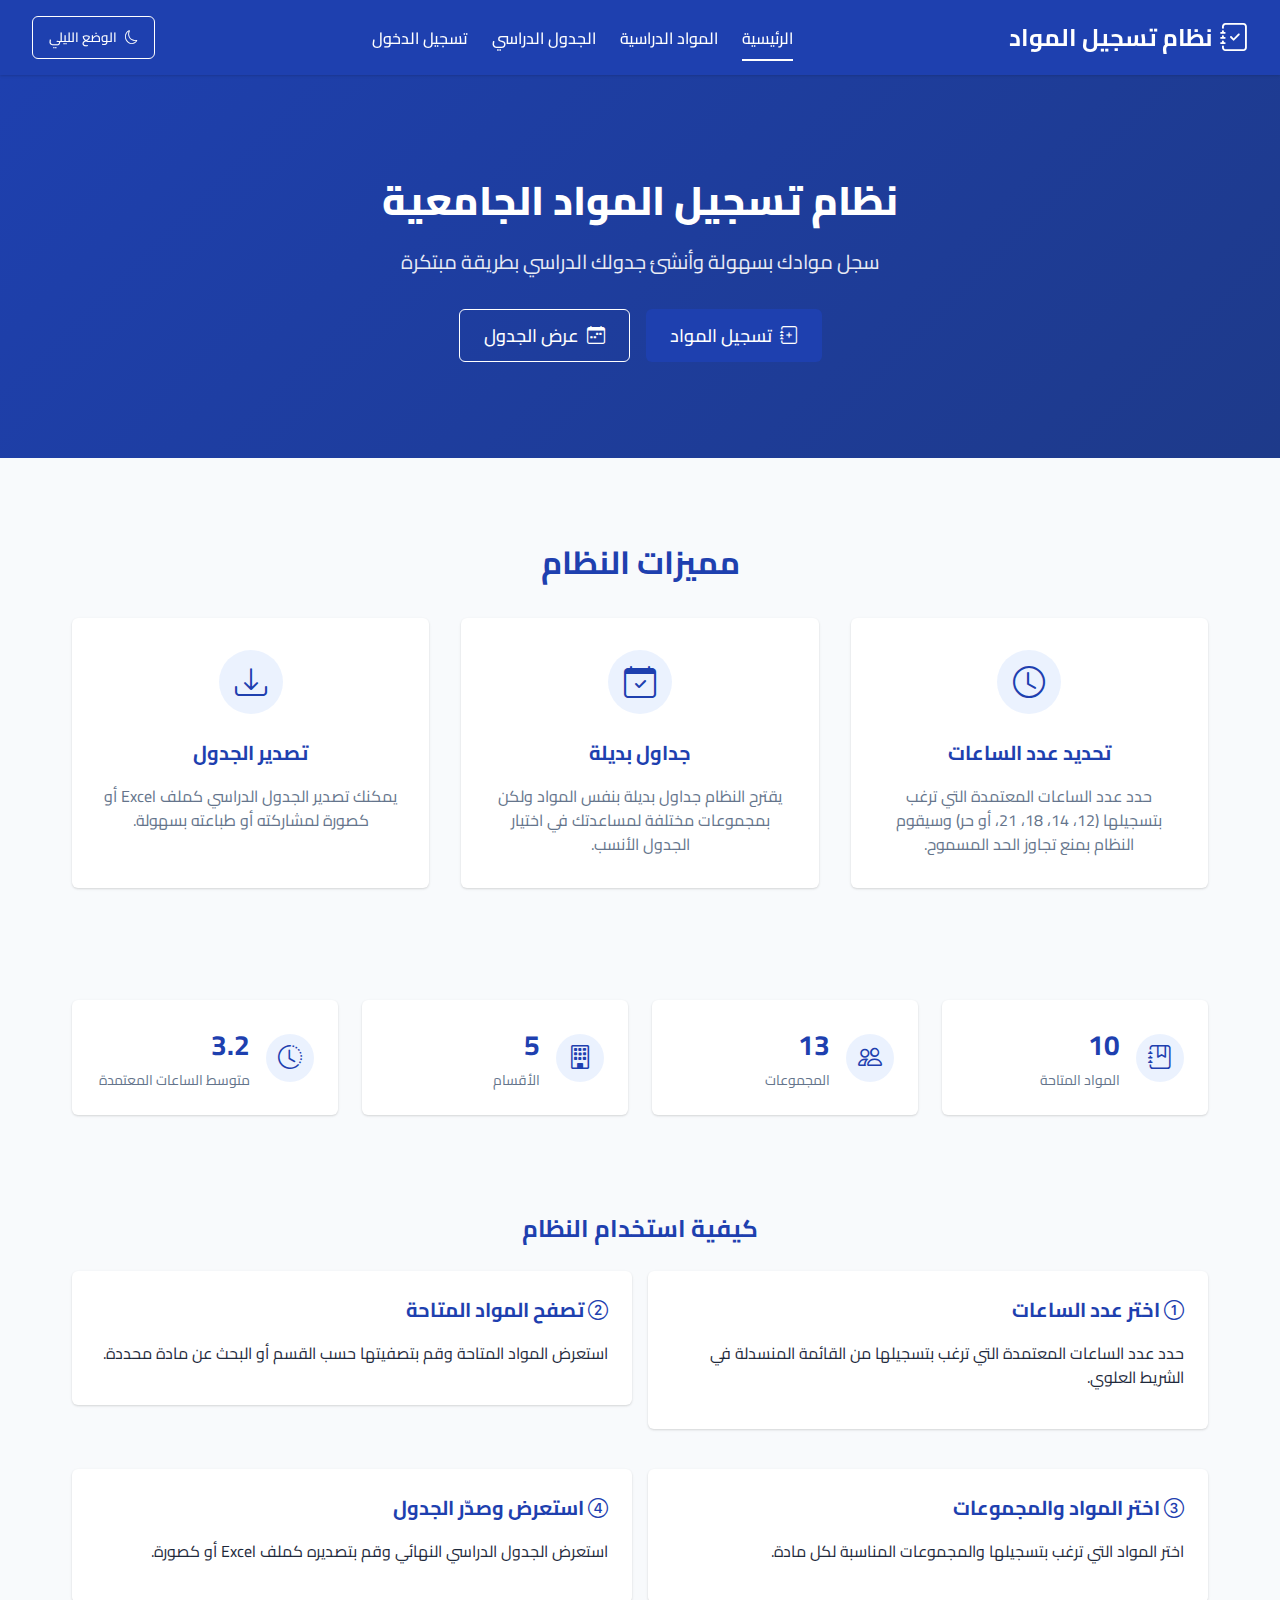
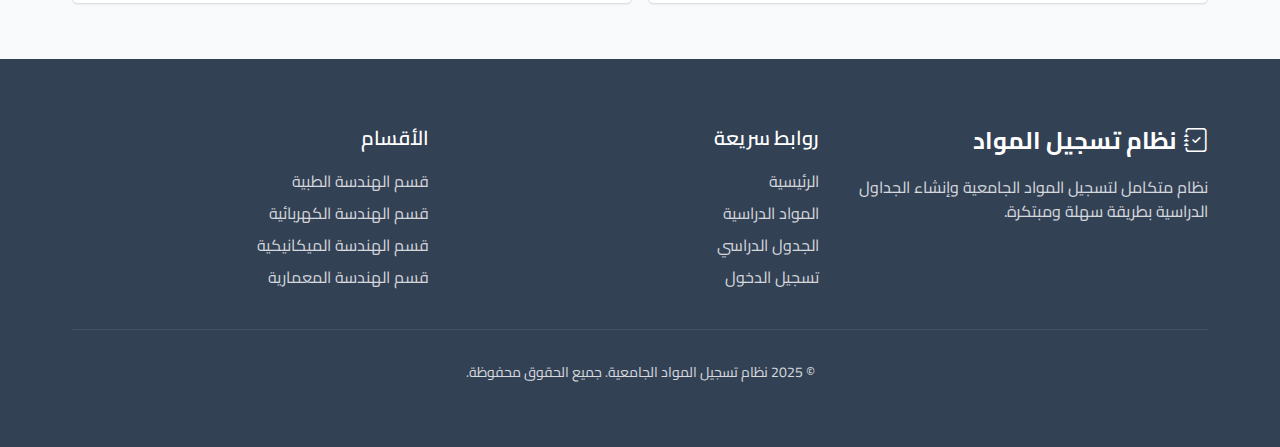
<file: index.html>
<!DOCTYPE html>
<html lang="ar" dir="rtl">
<head>
    <meta charset="UTF-8">
    <meta name="viewport" content="width=device-width, initial-scale=1.0">
    <title>نظام تسجيل المواد الجامعية</title>
    <link rel="stylesheet" href="css/style.css">
    <link rel="stylesheet" href="https://cdn.jsdelivr.net/npm/bootstrap-icons@1.10.5/font/bootstrap-icons.css">
    <link rel="preconnect" href="https://fonts.googleapis.com">
    <link rel="preconnect" href="https://fonts.gstatic.com" crossorigin>
    <link href="https://fonts.googleapis.com/css2?family=Cairo:wght@400;500;600;700;800&display=swap" rel="stylesheet">
</head>
<body>
    <!-- الشريط العلوي -->
    <nav class="navbar">
        <a href="index.html" class="navbar-brand">
            <i class="bi bi-journal-check"></i>
            نظام تسجيل المواد
        </a>
        <ul class="navbar-nav">
            <li><a href="index.html" class="nav-link active">الرئيسية</a></li>
            <li><a href="courses.html" class="nav-link">المواد الدراسية</a></li>
            <li><a href="schedule.html" class="nav-link">الجدول الدراسي</a></li>
            <li><a href="login.html" class="nav-link">تسجيل الدخول</a></li>
        </ul>
        <div class="navbar-actions">
            <button id="darkModeToggle" class="btn btn-outline" style="color: white; border-color: white;">
                <i class="bi bi-moon"></i>
                الوضع الليلي
            </button>
        </div>
    </nav>

    <!-- القسم الرئيسي -->
    <section class="hero">
        <div class="container">
            <h1 class="hero-title">نظام تسجيل المواد الجامعية</h1>
            <p class="hero-subtitle">سجل موادك بسهولة وأنشئ جدولك الدراسي بطريقة مبتكرة</p>
            <div class="hero-actions">
                <a href="courses.html" class="btn btn-primary btn-lg">
                    <i class="bi bi-journal-plus"></i>
                    تسجيل المواد
                </a>
                <a href="schedule.html" class="btn btn-outline btn-lg" style="color: white; border-color: white;">
                    <i class="bi bi-calendar-week"></i>
                    عرض الجدول
                </a>
            </div>
        </div>
    </section>

    <!-- قسم المميزات -->
    <section class="features">
        <div class="container">
            <h2 class="features-title">مميزات النظام</h2>
            <div class="features-grid">
                <div class="feature-card fade-in">
                    <div class="feature-icon">
                        <i class="bi bi-clock"></i>
                    </div>
                    <h3 class="feature-title">تحديد عدد الساعات</h3>
                    <p class="feature-description">حدد عدد الساعات المعتمدة التي ترغب بتسجيلها (12، 14، 18، 21، أو حر) وسيقوم النظام بمنع تجاوز الحد المسموح.</p>
                </div>
                <div class="feature-card fade-in">
                    <div class="feature-icon">
                        <i class="bi bi-calendar-check"></i>
                    </div>
                    <h3 class="feature-title">جداول بديلة</h3>
                    <p class="feature-description">يقترح النظام جداول بديلة بنفس المواد ولكن بمجموعات مختلفة لمساعدتك في اختيار الجدول الأنسب.</p>
                </div>
                <div class="feature-card fade-in">
                    <div class="feature-icon">
                        <i class="bi bi-download"></i>
                    </div>
                    <h3 class="feature-title">تصدير الجدول</h3>
                    <p class="feature-description">يمكنك تصدير الجدول الدراسي كملف Excel أو كصورة لمشاركته أو طباعته بسهولة.</p>
                </div>
            </div>
        </div>
    </section>

    <!-- قسم الإحصائيات -->
    <section class="stats">
        <div class="container">
            <div class="stats-grid">
                <div class="stat-card">
                    <div class="stat-icon">
                        <i class="bi bi-journal-bookmark"></i>
                    </div>
                    <div class="stat-content">
                        <div class="stat-value" id="coursesCount">0</div>
                        <div class="stat-label">المواد المتاحة</div>
                    </div>
                </div>
                <div class="stat-card">
                    <div class="stat-icon">
                        <i class="bi bi-people"></i>
                    </div>
                    <div class="stat-content">
                        <div class="stat-value" id="groupsCount">0</div>
                        <div class="stat-label">المجموعات</div>
                    </div>
                </div>
                <div class="stat-card">
                    <div class="stat-icon">
                        <i class="bi bi-building"></i>
                    </div>
                    <div class="stat-content">
                        <div class="stat-value" id="departmentsCount">0</div>
                        <div class="stat-label">الأقسام</div>
                    </div>
                </div>
                <div class="stat-card">
                    <div class="stat-icon">
                        <i class="bi bi-clock-history"></i>
                    </div>
                    <div class="stat-content">
                        <div class="stat-value" id="avgCreditHours">0</div>
                        <div class="stat-label">متوسط الساعات المعتمدة</div>
                    </div>
                </div>
            </div>
        </div>
    </section>

    <!-- قسم الخطوات -->
    <section class="steps">
        <div class="container">
            <h2 class="text-center mb-4" style="color: var(--primary-color);">كيفية استخدام النظام</h2>
            <div class="row">
                <div class="col-md-6">
                    <div class="card">
                        <div class="card-header">
                            <h3 class="card-title">
                                <i class="bi bi-1-circle"></i>
                                اختر عدد الساعات
                            </h3>
                        </div>
                        <div class="card-body">
                            <p>حدد عدد الساعات المعتمدة التي ترغب بتسجيلها من القائمة المنسدلة في الشريط العلوي.</p>
                        </div>
                    </div>
                </div>
                <div class="col-md-6">
                    <div class="card">
                        <div class="card-header">
                            <h3 class="card-title">
                                <i class="bi bi-2-circle"></i>
                                تصفح المواد المتاحة
                            </h3>
                        </div>
                        <div class="card-body">
                            <p>استعرض المواد المتاحة وقم بتصفيتها حسب القسم أو البحث عن مادة محددة.</p>
                        </div>
                    </div>
                </div>
                <div class="col-md-6">
                    <div class="card">
                        <div class="card-header">
                            <h3 class="card-title">
                                <i class="bi bi-3-circle"></i>
                                اختر المواد والمجموعات
                            </h3>
                        </div>
                        <div class="card-body">
                            <p>اختر المواد التي ترغب بتسجيلها والمجموعات المناسبة لكل مادة.</p>
                        </div>
                    </div>
                </div>
                <div class="col-md-6">
                    <div class="card">
                        <div class="card-header">
                            <h3 class="card-title">
                                <i class="bi bi-4-circle"></i>
                                استعرض وصدّر الجدول
                            </h3>
                        </div>
                        <div class="card-body">
                            <p>استعرض الجدول الدراسي النهائي وقم بتصديره كملف Excel أو كصورة.</p>
                        </div>
                    </div>
                </div>
            </div>
        </div>
    </section>

    <!-- تذييل الصفحة -->
    <footer class="footer">
        <div class="container">
            <div class="footer-content">
                <div class="footer-brand">
                    <div class="footer-brand-title">
                        <i class="bi bi-journal-check"></i>
                        نظام تسجيل المواد
                    </div>
                    <p class="footer-brand-description">
                        نظام متكامل لتسجيل المواد الجامعية وإنشاء الجداول الدراسية بطريقة سهلة ومبتكرة.
                    </p>
                </div>
                <div class="footer-links">
                    <h3 class="footer-links-title">روابط سريعة</h3>
                    <a href="index.html" class="footer-link">الرئيسية</a>
                    <a href="courses.html" class="footer-link">المواد الدراسية</a>
                    <a href="schedule.html" class="footer-link">الجدول الدراسي</a>
                    <a href="login.html" class="footer-link">تسجيل الدخول</a>
                </div>
                <div class="footer-links">
                    <h3 class="footer-links-title">الأقسام</h3>
                    <a href="courses.html?department=1" class="footer-link">قسم الهندسة الطبية</a>
                    <a href="courses.html?department=2" class="footer-link">قسم الهندسة الكهربائية</a>
                    <a href="courses.html?department=3" class="footer-link">قسم الهندسة الميكانيكية</a>
                    <a href="courses.html?department=4" class="footer-link">قسم الهندسة المعمارية</a>
                </div>
            </div>
            <div class="footer-bottom">
                &copy; 2025 نظام تسجيل المواد الجامعية. جميع الحقوق محفوظة.
            </div>
        </div>
    </footer>

    <!-- ملفات JavaScript -->
    <script src="js/data.js"></script>
    <script src="js/main.js"></script>
    <script>
        // تحديث الإحصائيات عند تحميل الصفحة
        document.addEventListener('DOMContentLoaded', function() {
            updateStats();
            
            // إضافة تأثيرات الظهور التدريجي
            const fadeElements = document.querySelectorAll('.fade-in');
            fadeElements.forEach((element, index) => {
                setTimeout(() => {
                    element.style.opacity = '1';
                    element.style.transform = 'translateY(0)';
                }, 100 * index);
            });
        });

        // تحديث الإحصائيات
        function updateStats() {
            // الحصول على البيانات من localStorage أو استخدام البيانات الافتراضية
            const courses = JSON.parse(localStorage.getItem('courses')) || [];
            const groups = JSON.parse(localStorage.getItem('groups')) || [];
            const departments = JSON.parse(localStorage.getItem('departments')) || [];
            
            // حساب متوسط الساعات المعتمدة
            let totalCreditHours = 0;
            if (courses.length > 0) {
                totalCreditHours = courses.reduce((sum, course) => sum + course.credit_hours, 0);
            }
            const avgCreditHours = courses.length > 0 ? (totalCreditHours / courses.length).toFixed(1) : 0;
            
            // تحديث العناصر في الصفحة
            document.getElementById('coursesCount').textContent = courses.length;
            document.getElementById('groupsCount').textContent = groups.length;
            document.getElementById('departmentsCount').textContent = departments.length;
            document.getElementById('avgCreditHours').textContent = avgCreditHours;
        }
    </script>
</body>
</html>
</file>
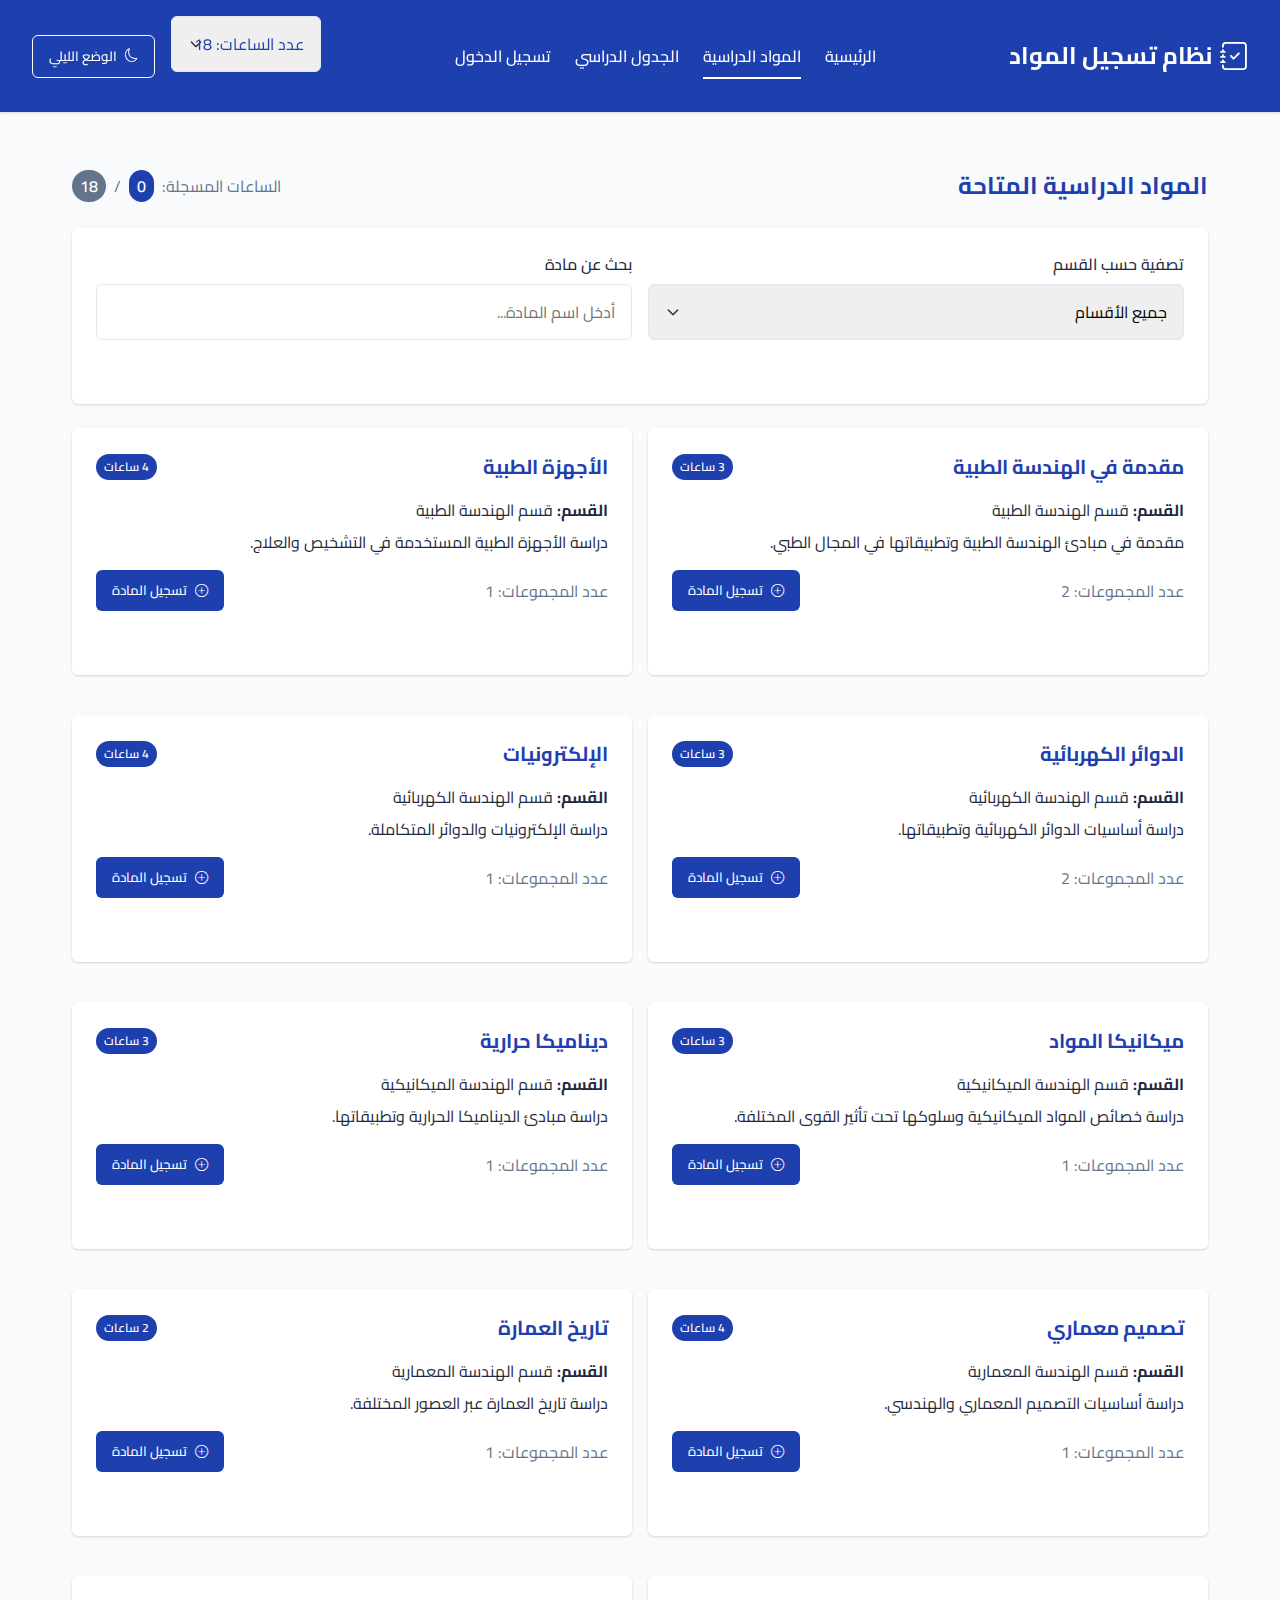
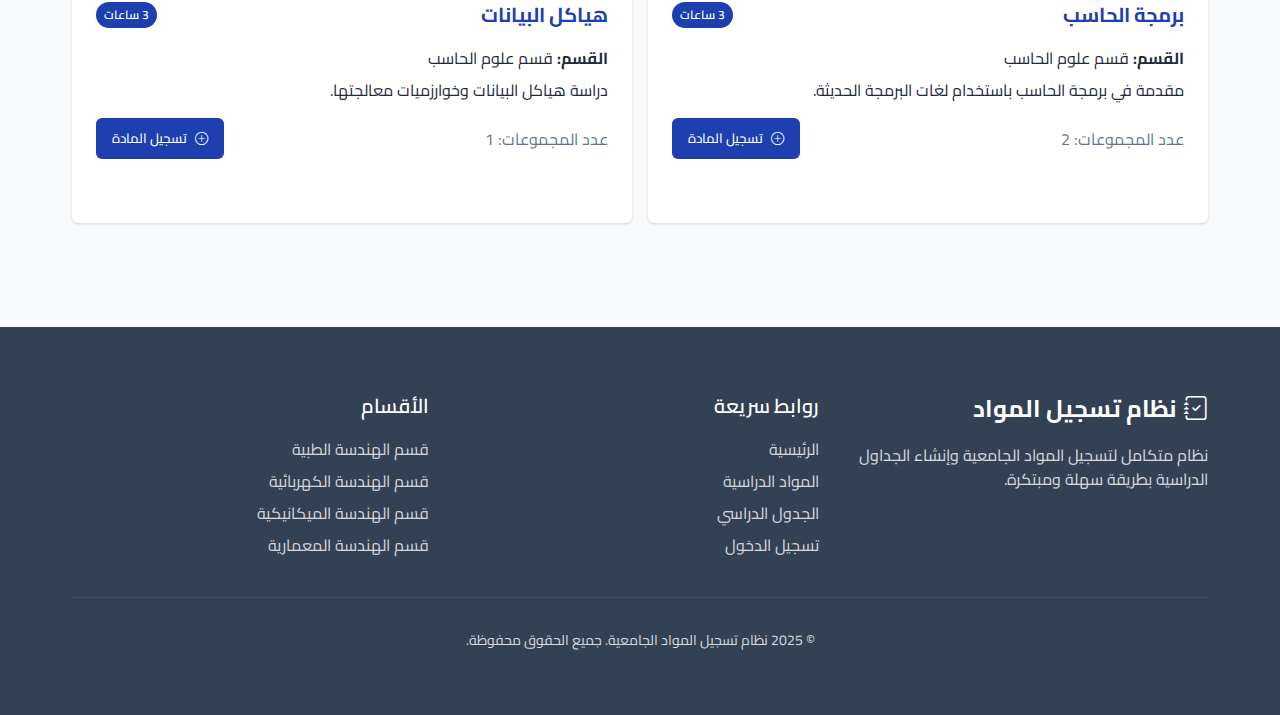
<file: courses.html>
<!DOCTYPE html>
<html lang="ar" dir="rtl">
<head>
    <meta charset="UTF-8">
    <meta name="viewport" content="width=device-width, initial-scale=1.0">
    <title>المواد الدراسية - نظام تسجيل المواد الجامعية</title>
    <link rel="stylesheet" href="css/style.css">
    <link rel="stylesheet" href="https://cdn.jsdelivr.net/npm/bootstrap-icons@1.10.5/font/bootstrap-icons.css">
    <link rel="preconnect" href="https://fonts.googleapis.com">
    <link rel="preconnect" href="https://fonts.gstatic.com" crossorigin>
    <link href="https://fonts.googleapis.com/css2?family=Cairo:wght@400;500;600;700;800&display=swap" rel="stylesheet">
</head>
<body>
    <!-- الشريط العلوي -->
    <nav class="navbar">
        <a href="index.html" class="navbar-brand">
            <i class="bi bi-journal-check"></i>
            نظام تسجيل المواد
        </a>
        <ul class="navbar-nav">
            <li><a href="index.html" class="nav-link">الرئيسية</a></li>
            <li><a href="courses.html" class="nav-link active">المواد الدراسية</a></li>
            <li><a href="schedule.html" class="nav-link">الجدول الدراسي</a></li>
            <li><a href="login.html" class="nav-link">تسجيل الدخول</a></li>
        </ul>
        <div class="navbar-actions">
            <div class="form-group mb-0" style="min-width: 150px;">
                <select id="creditHoursLimit" class="form-select form-select-sm" style="color: var(--primary-color);">
                    <option value="0">عدد الساعات: حر</option>
                    <option value="12">عدد الساعات: 12</option>
                    <option value="14">عدد الساعات: 14</option>
                    <option value="18" selected>عدد الساعات: 18</option>
                    <option value="21">عدد الساعات: 21</option>
                </select>
            </div>
            <button id="darkModeToggle" class="btn btn-outline" style="color: white; border-color: white;">
                <i class="bi bi-moon"></i>
                <span class="d-none d-md-inline">الوضع الليلي</span>
            </button>
        </div>
    </nav>

    <!-- قسم المواد الدراسية -->
    <div class="container mt-4">
        <div class="d-flex justify-content-between align-items-center mb-4">
            <h2 style="color: var(--primary-color);">المواد الدراسية المتاحة</h2>
            <div class="d-flex align-items-center gap-2">
                <span class="text-muted">الساعات المسجلة:</span>
                <span id="currentCreditHours" class="badge badge-primary" style="font-size: 1rem;">0</span>
                <span class="text-muted">/</span>
                <span id="limitCreditHoursDisplay" class="badge badge-secondary" style="font-size: 1rem;">18</span>
            </div>
        </div>

        <!-- فلاتر البحث -->
        <div class="card mb-4">
            <div class="card-body">
                <div class="row">
                    <div class="col-md-6">
                        <div class="form-group">
                            <label for="departmentFilter" class="form-label">تصفية حسب القسم</label>
                            <select id="departmentFilter" class="form-select">
                                <option value="all">جميع الأقسام</option>
                                <!-- سيتم ملء الأقسام هنا بواسطة JavaScript -->
                            </select>
                        </div>
                    </div>
                    <div class="col-md-6">
                        <div class="form-group">
                            <label for="courseSearch" class="form-label">بحث عن مادة</label>
                            <input type="text" id="courseSearch" class="form-control" placeholder="أدخل اسم المادة...">
                        </div>
                    </div>
                </div>
            </div>
        </div>

        <!-- قائمة المواد -->
        <div id="coursesList" class="row">
            <!-- سيتم عرض المواد هنا بواسطة JavaScript -->
            <div class="col-sm-12 text-center text-muted mt-5">
                <p>جاري تحميل المواد...</p>
            </div>
        </div>
        
        <!-- رسالة عند عدم وجود مواد -->
        <div id="noCoursesMessage" class="col-sm-12 text-center text-muted mt-5" style="display: none;">
            <p>لا توجد مواد تطابق معايير البحث.</p>
        </div>

        <!-- نافذة منبثقة لاختيار المجموعة -->
        <div id="groupSelectionModal" class="modal" style="display: none; position: fixed; z-index: 1000; left: 0; top: 0; width: 100%; height: 100%; overflow: auto; background-color: rgba(0,0,0,0.4);">
            <div class="modal-content card" style="background-color: var(--card-color); margin: 15% auto; padding: 20px; border: 1px solid #888; width: 80%; max-width: 600px; border-radius: var(--border-radius);">
                <div class="modal-header d-flex justify-content-between align-items-center mb-3">
                    <h4 id="modalCourseName" class="card-title">اختر المجموعة</h4>
                    <button id="closeModalButton" class="btn btn-sm btn-danger" style="background: none; border: none; font-size: 1.5rem; color: var(--danger-color);">&times;</button>
                </div>
                <div id="modalAlert" class="alert alert-danger mb-3" style="display: none;">
                    <i class="bi bi-exclamation-triangle"></i>
                    <span id="modalAlertMessage"></span>
                </div>
                <div id="modalGroupsList">
                    <!-- سيتم عرض المجموعات هنا -->
                </div>
                <div class="modal-footer mt-3">
                    <button id="confirmGroupSelection" class="btn btn-primary">تأكيد الاختيار</button>
                </div>
            </div>
        </div>

    </div>

    <!-- تذييل الصفحة -->
    <footer class="footer mt-5">
        <div class="container">
            <div class="footer-content">
                <div class="footer-brand">
                    <div class="footer-brand-title">
                        <i class="bi bi-journal-check"></i>
                        نظام تسجيل المواد
                    </div>
                    <p class="footer-brand-description">
                        نظام متكامل لتسجيل المواد الجامعية وإنشاء الجداول الدراسية بطريقة سهلة ومبتكرة.
                    </p>
                </div>
                <div class="footer-links">
                    <h3 class="footer-links-title">روابط سريعة</h3>
                    <a href="index.html" class="footer-link">الرئيسية</a>
                    <a href="courses.html" class="footer-link">المواد الدراسية</a>
                    <a href="schedule.html" class="footer-link">الجدول الدراسي</a>
                    <a href="login.html" class="footer-link">تسجيل الدخول</a>
                </div>
                <div class="footer-links">
                    <h3 class="footer-links-title">الأقسام</h3>
                    <a href="courses.html?department=1" class="footer-link">قسم الهندسة الطبية</a>
                    <a href="courses.html?department=2" class="footer-link">قسم الهندسة الكهربائية</a>
                    <a href="courses.html?department=3" class="footer-link">قسم الهندسة الميكانيكية</a>
                    <a href="courses.html?department=4" class="footer-link">قسم الهندسة المعمارية</a>
                </div>
            </div>
            <div class="footer-bottom">
                &copy; 2025 نظام تسجيل المواد الجامعية. جميع الحقوق محفوظة.
            </div>
        </div>
    </footer>

    <!-- ملفات JavaScript -->
    <script src="js/data.js"></script>
    <script src="js/courses.js"></script>
    <script src="js/main.js"></script>
</body>
</html>
</file>
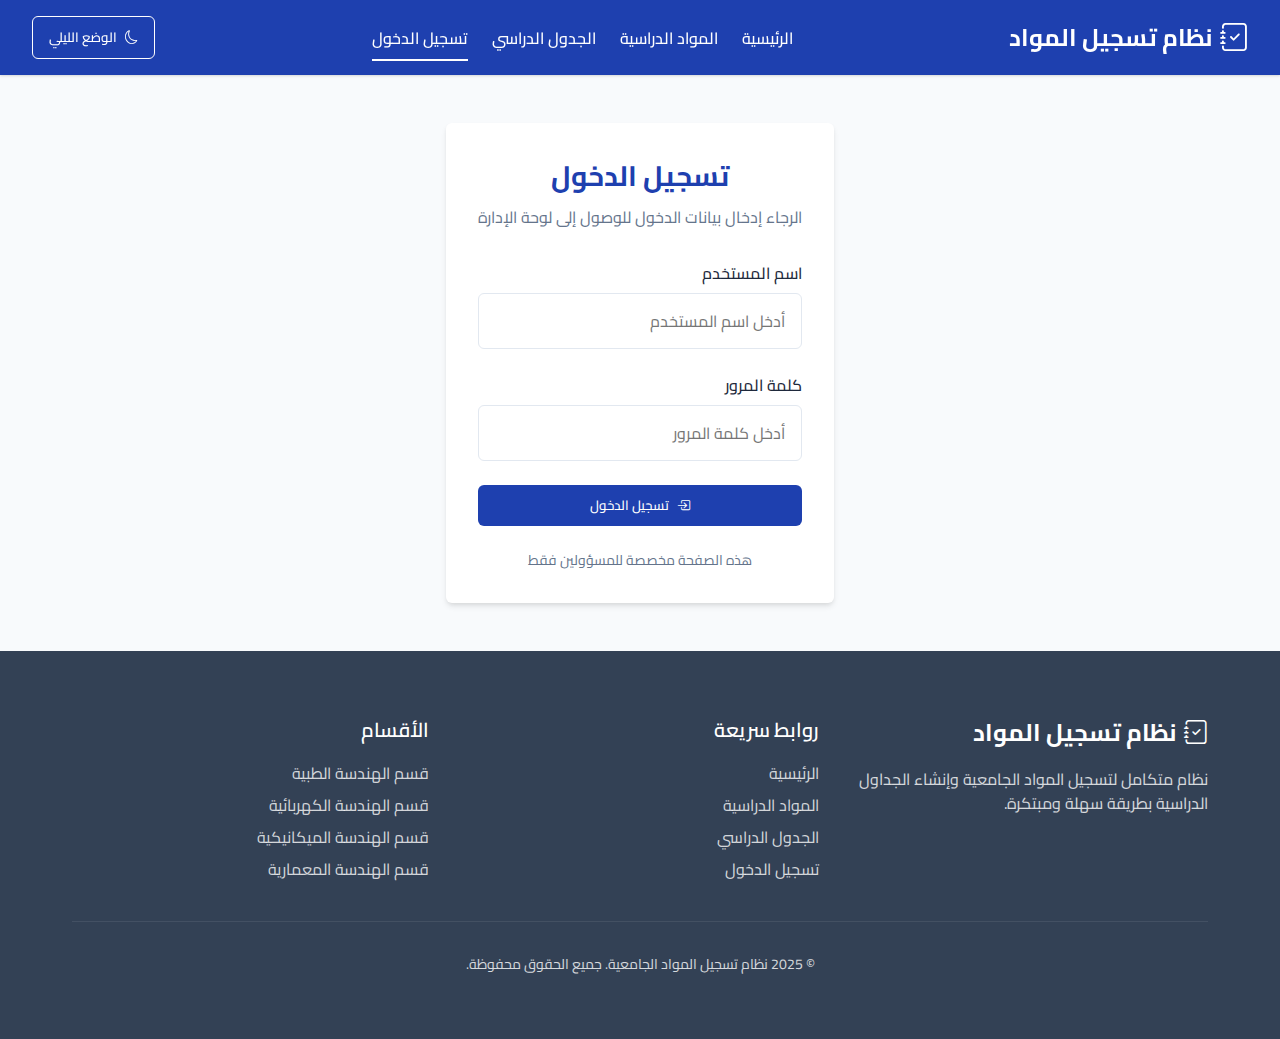
<file: login.html>
<!DOCTYPE html>
<html lang="ar" dir="rtl">
<head>
    <meta charset="UTF-8">
    <meta name="viewport" content="width=device-width, initial-scale=1.0">
    <title>تسجيل الدخول - نظام تسجيل المواد الجامعية</title>
    <link rel="stylesheet" href="css/style.css">
    <link rel="stylesheet" href="https://cdn.jsdelivr.net/npm/bootstrap-icons@1.10.5/font/bootstrap-icons.css">
    <link rel="preconnect" href="https://fonts.googleapis.com">
    <link rel="preconnect" href="https://fonts.gstatic.com" crossorigin>
    <link href="https://fonts.googleapis.com/css2?family=Cairo:wght@400;500;600;700;800&display=swap" rel="stylesheet">
</head>
<body>
    <!-- الشريط العلوي -->
    <nav class="navbar">
        <a href="index.html" class="navbar-brand">
            <i class="bi bi-journal-check"></i>
            نظام تسجيل المواد
        </a>
        <ul class="navbar-nav">
            <li><a href="index.html" class="nav-link">الرئيسية</a></li>
            <li><a href="courses.html" class="nav-link">المواد الدراسية</a></li>
            <li><a href="schedule.html" class="nav-link">الجدول الدراسي</a></li>
            <li><a href="login.html" class="nav-link active">تسجيل الدخول</a></li>
        </ul>
        <div class="navbar-actions">
            <button id="darkModeToggle" class="btn btn-outline" style="color: white; border-color: white;">
                <i class="bi bi-moon"></i>
                الوضع الليلي
            </button>
        </div>
    </nav>

    <!-- قسم تسجيل الدخول -->
    <div class="login-container">
        <div class="login-card fade-in">
            <div class="login-header">
                <h2 class="login-title">تسجيل الدخول</h2>
                <p class="login-subtitle">الرجاء إدخال بيانات الدخول للوصول إلى لوحة الإدارة</p>
            </div>
            <div id="loginAlert" class="alert alert-danger mb-3" style="display: none;">
                <i class="bi bi-exclamation-triangle"></i>
                <span id="loginAlertMessage">اسم المستخدم أو كلمة المرور غير صحيحة</span>
            </div>
            <form id="loginForm" class="login-form">
                <div class="form-group">
                    <label for="username" class="form-label">اسم المستخدم</label>
                    <input type="text" id="username" class="form-control" placeholder="أدخل اسم المستخدم" required>
                </div>
                <div class="form-group">
                    <label for="password" class="form-label">كلمة المرور</label>
                    <input type="password" id="password" class="form-control" placeholder="أدخل كلمة المرور" required>
                </div>
                <button type="submit" class="btn btn-primary w-100">
                    <i class="bi bi-box-arrow-in-right"></i>
                    تسجيل الدخول
                </button>
            </form>
            <div class="login-footer mt-3">
                هذه الصفحة مخصصة للمسؤولين فقط
            </div>
        </div>
    </div>

    <!-- تذييل الصفحة -->
    <footer class="footer">
        <div class="container">
            <div class="footer-content">
                <div class="footer-brand">
                    <div class="footer-brand-title">
                        <i class="bi bi-journal-check"></i>
                        نظام تسجيل المواد
                    </div>
                    <p class="footer-brand-description">
                        نظام متكامل لتسجيل المواد الجامعية وإنشاء الجداول الدراسية بطريقة سهلة ومبتكرة.
                    </p>
                </div>
                <div class="footer-links">
                    <h3 class="footer-links-title">روابط سريعة</h3>
                    <a href="index.html" class="footer-link">الرئيسية</a>
                    <a href="courses.html" class="footer-link">المواد الدراسية</a>
                    <a href="schedule.html" class="footer-link">الجدول الدراسي</a>
                    <a href="login.html" class="footer-link">تسجيل الدخول</a>
                </div>
                <div class="footer-links">
                    <h3 class="footer-links-title">الأقسام</h3>
                    <a href="courses.html?department=1" class="footer-link">قسم الهندسة الطبية</a>
                    <a href="courses.html?department=2" class="footer-link">قسم الهندسة الكهربائية</a>
                    <a href="courses.html?department=3" class="footer-link">قسم الهندسة الميكانيكية</a>
                    <a href="courses.html?department=4" class="footer-link">قسم الهندسة المعمارية</a>
                </div>
            </div>
            <div class="footer-bottom">
                &copy; 2025 نظام تسجيل المواد الجامعية. جميع الحقوق محفوظة.
            </div>
        </div>
    </footer>

    <!-- ملفات JavaScript -->
    <script src="js/data.js"></script>
    <script src="js/auth.js"></script>
    <script src="js/main.js"></script>
    <script>
        document.addEventListener('DOMContentLoaded', function() {
            // التعامل مع نموذج تسجيل الدخول
            const loginForm = document.getElementById('loginForm');
            const loginAlert = document.getElementById('loginAlert');
            const loginAlertMessage = document.getElementById('loginAlertMessage');
            
            loginForm.addEventListener('submit', function(e) {
                e.preventDefault();
                
                const username = document.getElementById('username').value;
                const password = document.getElementById('password').value;
                
                // محاولة تسجيل الدخول
                const loginResult = login(username, password);
                
                if (loginResult.success) {
                    // تم تسجيل الدخول بنجاح
                    window.location.href = 'pages/dashboard.html';
                } else {
                    // فشل تسجيل الدخول
                    loginAlert.style.display = 'flex';
                    loginAlertMessage.textContent = loginResult.message;
                    
                    // إخفاء رسالة الخطأ بعد 3 ثوانٍ
                    setTimeout(() => {
                        loginAlert.style.display = 'none';
                    }, 3000);
                }
            });
        });
    </script>
</body>
</html>
</file>
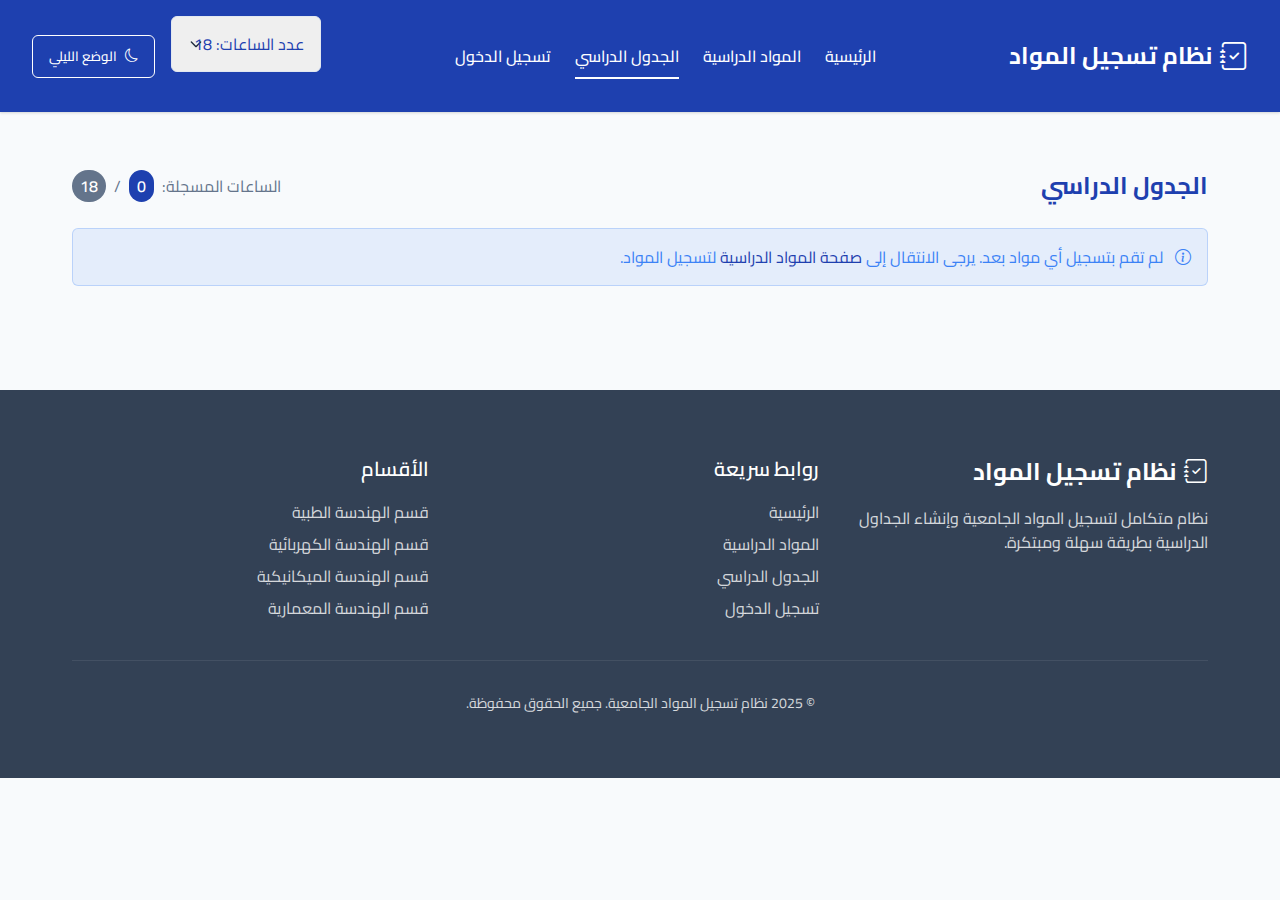
<file: schedule.html>
<!DOCTYPE html>
<html lang="ar" dir="rtl">
<head>
    <meta charset="UTF-8">
    <meta name="viewport" content="width=device-width, initial-scale=1.0">
    <title>الجدول الدراسي - نظام تسجيل المواد الجامعية</title>
    <link rel="stylesheet" href="css/style.css">
    <link rel="stylesheet" href="https://cdn.jsdelivr.net/npm/bootstrap-icons@1.10.5/font/bootstrap-icons.css">
    <link rel="preconnect" href="https://fonts.googleapis.com">
    <link rel="preconnect" href="https://fonts.gstatic.com" crossorigin>
    <link href="https://fonts.googleapis.com/css2?family=Cairo:wght@400;500;600;700;800&display=swap" rel="stylesheet">
</head>
<body>
    <!-- الشريط العلوي -->
    <nav class="navbar">
        <a href="index.html" class="navbar-brand">
            <i class="bi bi-journal-check"></i>
            نظام تسجيل المواد
        </a>
        <ul class="navbar-nav">
            <li><a href="index.html" class="nav-link">الرئيسية</a></li>
            <li><a href="courses.html" class="nav-link">المواد الدراسية</a></li>
            <li><a href="schedule.html" class="nav-link active">الجدول الدراسي</a></li>
            <li><a href="login.html" class="nav-link">تسجيل الدخول</a></li>
        </ul>
        <div class="navbar-actions">
            <div class="form-group mb-0" style="min-width: 150px;">
                <select id="creditHoursLimit" class="form-select form-select-sm" style="color: var(--primary-color);">
                    <option value="0">عدد الساعات: حر</option>
                    <option value="12">عدد الساعات: 12</option>
                    <option value="14">عدد الساعات: 14</option>
                    <option value="18" selected>عدد الساعات: 18</option>
                    <option value="21">عدد الساعات: 21</option>
                </select>
            </div>
            <button id="darkModeToggle" class="btn btn-outline" style="color: white; border-color: white;">
                <i class="bi bi-moon"></i>
                <span class="d-none d-md-inline">الوضع الليلي</span>
            </button>
        </div>
    </nav>

    <!-- قسم الجدول الدراسي -->
    <div class="container mt-4">
        <div class="d-flex justify-content-between align-items-center mb-4">
            <h2 style="color: var(--primary-color);">الجدول الدراسي</h2>
            <div class="d-flex align-items-center gap-2">
                <span class="text-muted">الساعات المسجلة:</span>
                <span id="currentCreditHours" class="badge badge-primary" style="font-size: 1rem;">0</span>
                <span class="text-muted">/</span>
                <span id="limitCreditHoursDisplay" class="badge badge-secondary" style="font-size: 1rem;">18</span>
            </div>
        </div>

        <!-- رسالة عند عدم وجود مواد مسجلة -->
        <div id="noCoursesMessage" class="alert alert-info mb-4">
            <i class="bi bi-info-circle"></i>
            <span>لم تقم بتسجيل أي مواد بعد. يرجى الانتقال إلى <a href="courses.html">صفحة المواد الدراسية</a> لتسجيل المواد.</span>
        </div>

        <!-- قائمة المواد المسجلة -->
        <div id="registeredCoursesSection" style="display: none;">
            <div class="card mb-4">
                <div class="card-header d-flex justify-content-between align-items-center">
                    <h3 class="card-title">المواد المسجلة</h3>
                    <div>
                        <button id="suggestAlternativesBtn" class="btn btn-outline me-2">
                            <i class="bi bi-shuffle"></i>
                            اقتراح جداول بديلة
                        </button>
                        <div class="dropdown d-inline-block">
                            <button class="btn btn-primary dropdown-toggle" type="button" id="exportDropdown" data-bs-toggle="dropdown" aria-expanded="false">
                                <i class="bi bi-download"></i>
                                تصدير الجدول
                            </button>
                            <ul class="dropdown-menu" aria-labelledby="exportDropdown" style="position: absolute; z-index: 1000; background-color: var(--card-color); border: 1px solid var(--border-color); border-radius: var(--border-radius); box-shadow: var(--shadow-md); padding: 0.5rem 0; min-width: 10rem; display: none;">
                                <li><a class="dropdown-item" href="#" id="exportAsExcel" style="padding: 0.5rem 1rem; color: var(--text-color);"><i class="bi bi-file-earmark-excel me-2"></i>تصدير كملف Excel</a></li>
                                <li><a class="dropdown-item" href="#" id="exportAsImage" style="padding: 0.5rem 1rem; color: var(--text-color);"><i class="bi bi-file-earmark-image me-2"></i>تصدير كصورة</a></li>
                                <li><a class="dropdown-item" href="#" id="printSchedule" style="padding: 0.5rem 1rem; color: var(--text-color);"><i class="bi bi-printer me-2"></i>طباعة الجدول</a></li>
                            </ul>
                        </div>
                    </div>
                </div>
                <div class="card-body">
                    <div class="table-container">
                        <table class="table">
                            <thead>
                                <tr>
                                    <th>المادة</th>
                                    <th>القسم</th>
                                    <th>المجموعة</th>
                                    <th>الأستاذ</th>
                                    <th>الموعد</th>
                                    <th>القاعة</th>
                                    <th>الساعات</th>
                                    <th>الإجراءات</th>
                                </tr>
                            </thead>
                            <tbody id="registeredCoursesList">
                                <!-- سيتم ملء هذا الجدول بواسطة JavaScript -->
                            </tbody>
                            <tfoot>
                                <tr>
                                    <td colspan="6" class="text-left"><strong>إجمالي الساعات المعتمدة:</strong></td>
                                    <td id="totalCreditHours" colspan="2"><strong>0</strong></td>
                                </tr>
                            </tfoot>
                        </table>
                    </div>
                </div>
            </div>

            <!-- جدول المحاضرات الأسبوعي -->
            <div class="card mb-4">
                <div class="card-header">
                    <h3 class="card-title">جدول المحاضرات الأسبوعي</h3>
                </div>
                <div class="card-body">
                    <div class="table-container">
                        <table class="table" id="weeklyScheduleTable">
                            <thead>
                                <tr>
                                    <th>الوقت / اليوم</th>
                                    <th>السبت</th>
                                    <th>الأحد</th>
                                    <th>الاثنين</th>
                                    <th>الثلاثاء</th>
                                    <th>الأربعاء</th>
                                    <th>الخميس</th>
                                </tr>
                            </thead>
                            <tbody>
                                <!-- سيتم ملء هذا الجدول بواسطة JavaScript -->
                                <tr>
                                    <td>08:00-09:30</td>
                                    <td id="cell-السبت-08:00-09:30"></td>
                                    <td id="cell-الأحد-08:00-09:30"></td>
                                    <td id="cell-الاثنين-08:00-09:30"></td>
                                    <td id="cell-الثلاثاء-08:00-09:30"></td>
                                    <td id="cell-الأربعاء-08:00-09:30"></td>
                                    <td id="cell-الخميس-08:00-09:30"></td>
                                </tr>
                                <tr>
                                    <td>09:30-11:00</td>
                                    <td id="cell-السبت-09:30-11:00"></td>
                                    <td id="cell-الأحد-09:30-11:00"></td>
                                    <td id="cell-الاثنين-09:30-11:00"></td>
                                    <td id="cell-الثلاثاء-09:30-11:00"></td>
                                    <td id="cell-الأربعاء-09:30-11:00"></td>
                                    <td id="cell-الخميس-09:30-11:00"></td>
                                </tr>
                                <tr>
                                    <td>11:00-12:30</td>
                                    <td id="cell-السبت-11:00-12:30"></td>
                                    <td id="cell-الأحد-11:00-12:30"></td>
                                    <td id="cell-الاثنين-11:00-12:30"></td>
                                    <td id="cell-الثلاثاء-11:00-12:30"></td>
                                    <td id="cell-الأربعاء-11:00-12:30"></td>
                                    <td id="cell-الخميس-11:00-12:30"></td>
                                </tr>
                                <tr>
                                    <td>12:30-14:00</td>
                                    <td id="cell-السبت-12:30-14:00"></td>
                                    <td id="cell-الأحد-12:30-14:00"></td>
                                    <td id="cell-الاثنين-12:30-14:00"></td>
                                    <td id="cell-الثلاثاء-12:30-14:00"></td>
                                    <td id="cell-الأربعاء-12:30-14:00"></td>
                                    <td id="cell-الخميس-12:30-14:00"></td>
                                </tr>
                                <tr>
                                    <td>14:00-15:30</td>
                                    <td id="cell-السبت-14:00-15:30"></td>
                                    <td id="cell-الأحد-14:00-15:30"></td>
                                    <td id="cell-الاثنين-14:00-15:30"></td>
                                    <td id="cell-الثلاثاء-14:00-15:30"></td>
                                    <td id="cell-الأربعاء-14:00-15:30"></td>
                                    <td id="cell-الخميس-14:00-15:30"></td>
                                </tr>
                                <tr>
                                    <td>15:30-17:00</td>
                                    <td id="cell-السبت-15:30-17:00"></td>
                                    <td id="cell-الأحد-15:30-17:00"></td>
                                    <td id="cell-الاثنين-15:30-17:00"></td>
                                    <td id="cell-الثلاثاء-15:30-17:00"></td>
                                    <td id="cell-الأربعاء-15:30-17:00"></td>
                                    <td id="cell-الخميس-15:30-17:00"></td>
                                </tr>
                            </tbody>
                        </table>
                    </div>
                </div>
            </div>
        </div>

        <!-- نافذة منبثقة للجداول البديلة -->
        <div id="alternativesModal" class="modal" style="display: none; position: fixed; z-index: 1000; left: 0; top: 0; width: 100%; height: 100%; overflow: auto; background-color: rgba(0,0,0,0.4);">
            <div class="modal-content card" style="background-color: var(--card-color); margin: 5% auto; padding: 20px; border: 1px solid #888; width: 90%; max-width: 900px; border-radius: var(--border-radius);">
                <div class="modal-header d-flex justify-content-between align-items-center mb-3">
                    <h4 class="card-title">جداول بديلة مقترحة</h4>
                    <button id="closeAlternativesModalButton" class="btn btn-sm btn-danger" style="background: none; border: none; font-size: 1.5rem; color: var(--danger-color);">&times;</button>
                </div>
                <div id="alternativesAlert" class="alert alert-info mb-3">
                    <i class="bi bi-info-circle"></i>
                    <span>اختر أحد الجداول البديلة المقترحة أدناه. يمكنك النقر على "تطبيق" لاستخدام الجدول المختار.</span>
                </div>
                <div id="alternativesList">
                    <!-- سيتم عرض الجداول البديلة هنا -->
                </div>
            </div>
        </div>
    </div>

    <!-- تذييل الصفحة -->
    <footer class="footer mt-5">
        <div class="container">
            <div class="footer-content">
                <div class="footer-brand">
                    <div class="footer-brand-title">
                        <i class="bi bi-journal-check"></i>
                        نظام تسجيل المواد
                    </div>
                    <p class="footer-brand-description">
                        نظام متكامل لتسجيل المواد الجامعية وإنشاء الجداول الدراسية بطريقة سهلة ومبتكرة.
                    </p>
                </div>
                <div class="footer-links">
                    <h3 class="footer-links-title">روابط سريعة</h3>
                    <a href="index.html" class="footer-link">الرئيسية</a>
                    <a href="courses.html" class="footer-link">المواد الدراسية</a>
                    <a href="schedule.html" class="footer-link">الجدول الدراسي</a>
                    <a href="login.html" class="footer-link">تسجيل الدخول</a>
                </div>
                <div class="footer-links">
                    <h3 class="footer-links-title">الأقسام</h3>
                    <a href="courses.html?department=1" class="footer-link">قسم الهندسة الطبية</a>
                    <a href="courses.html?department=2" class="footer-link">قسم الهندسة الكهربائية</a>
                    <a href="courses.html?department=3" class="footer-link">قسم الهندسة الميكانيكية</a>
                    <a href="courses.html?department=4" class="footer-link">قسم الهندسة المعمارية</a>
                </div>
            </div>
            <div class="footer-bottom">
                &copy; 2025 نظام تسجيل المواد الجامعية. جميع الحقوق محفوظة.
            </div>
        </div>
    </footer>

    <!-- ملفات JavaScript -->
    <script src="js/data.js"></script>
    <script src="js/schedule.js"></script>
    <script src="js/main.js"></script>
</body>
</html>
</file>
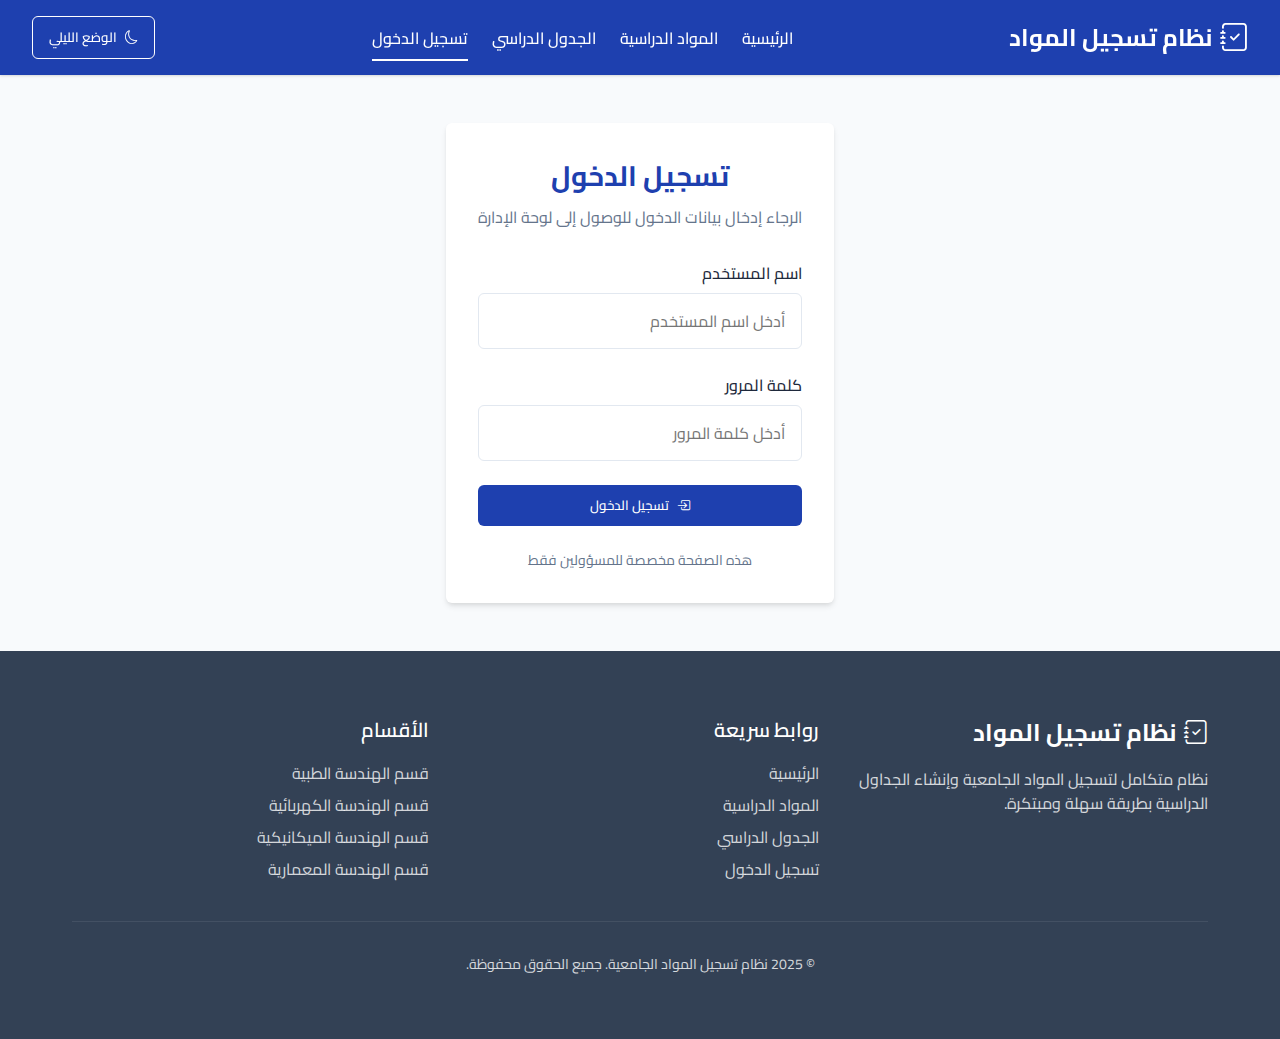
<file: pages/courses.html>
<!DOCTYPE html>
<html lang="ar" dir="rtl">
<head>
    <meta charset="UTF-8">
    <meta name="viewport" content="width=device-width, initial-scale=1.0">
    <title>إدارة المواد - نظام تسجيل المواد الجامعية</title>
    <link rel="stylesheet" href="../css/style.css">
    <link rel="stylesheet" href="https://cdn.jsdelivr.net/npm/bootstrap-icons@1.10.5/font/bootstrap-icons.css">
    <link rel="preconnect" href="https://fonts.googleapis.com">
    <link rel="preconnect" href="https://fonts.gstatic.com" crossorigin>
    <link href="https://fonts.googleapis.com/css2?family=Cairo:wght@400;500;600;700;800&display=swap" rel="stylesheet">
</head>
<body>
    <!-- الشريط العلوي -->
    <nav class="navbar">
        <a href="../index.html" class="navbar-brand">
            <i class="bi bi-journal-check"></i>
            نظام تسجيل المواد
        </a>
        <ul class="navbar-nav">
            <li><a href="dashboard.html" class="nav-link">لوحة التحكم</a></li>
            <li><a href="courses.html" class="nav-link active">إدارة المواد</a></li>
            <li><a href="groups.html" class="nav-link">إدارة المجموعات</a></li>
            <li><a href="users.html" class="nav-link">المستخدمين</a></li>
        </ul>
        <div class="navbar-actions">
            <div class="d-flex align-items-center gap-2">
                <span id="currentUserName" class="text-white">المسؤول</span>
                <button id="logoutButton" class="btn btn-outline" style="color: white; border-color: white;">
                    <i class="bi bi-box-arrow-right"></i>
                    <span class="d-none d-md-inline">تسجيل الخروج</span>
                </button>
            </div>
        </div>
    </nav>

    <!-- المحتوى الرئيسي -->
    <div class="container mt-4">
        <h2 class="mb-4" style="color: var(--primary-color);">إدارة المواد الدراسية</h2>

        <!-- زر إضافة مادة جديدة -->
        <div class="mb-4">
            <button id="addCourseButton" class="btn btn-primary">
                <i class="bi bi-plus-circle"></i>
                إضافة مادة جديدة
            </button>
        </div>

        <!-- نموذج إضافة مادة جديدة -->
        <div id="addCourseForm" class="card mb-4">
            <div class="card-header">
                <h3 class="card-title">إضافة مادة جديدة</h3>
            </div>
            <div class="card-body">
                <form id="courseForm">
                    <input type="hidden" id="courseId" name="courseId">
                    
                    <div class="row mb-3">
                        <div class="col-md-6">
                            <label for="courseName" class="form-label">اسم المادة</label>
                            <input type="text" class="form-control" id="courseName" name="courseName" required>
                        </div>
                        <div class="col-md-6">
                            <label for="courseDepartment" class="form-label">القسم</label>
                            <select class="form-select" id="courseDepartment" name="courseDepartment" required>
                                <option value="">اختر القسم</option>
                                <!-- سيتم ملء هذه القائمة بواسطة JavaScript -->
                            </select>
                        </div>
                    </div>
                    
                    <div class="row mb-3">
                        <div class="col-md-6">
                            <label for="courseCreditHours" class="form-label">الساعات المعتمدة</label>
                            <select class="form-select" id="courseCreditHours" name="courseCreditHours" required>
                                <option value="">اختر عدد الساعات</option>
                                <option value="2">2 ساعات</option>
                                <option value="3">3 ساعات</option>
                                <option value="4">4 ساعات</option>
                            </select>
                        </div>
                    </div>
                    
                    <div class="mb-3">
                        <label for="courseDescription" class="form-label">وصف المادة</label>
                        <textarea class="form-control" id="courseDescription" name="courseDescription" rows="3"></textarea>
                    </div>
                    
                    <div class="d-flex justify-content-end">
                        <button type="submit" class="btn btn-primary">
                            <i class="bi bi-save"></i>
                            حفظ المادة
                        </button>
                    </div>
                </form>
            </div>
        </div>

        <!-- نموذج تعديل مادة -->
        <div id="editCourseForm" class="card mb-4" style="display: none;">
            <div class="card-header">
                <h3 class="card-title">تعديل المادة</h3>
            </div>
            <div class="card-body">
                <!-- نفس نموذج الإضافة، ولكن سيتم ملؤه ببيانات المادة المراد تعديلها -->
            </div>
        </div>

        <!-- قائمة المواد -->
        <div class="card mb-4">
            <div class="card-header">
                <h3 class="card-title">قائمة المواد الدراسية</h3>
            </div>
            <div class="card-body">
                <div class="table-container">
                    <table class="table">
                        <thead>
                            <tr>
                                <th>الرقم</th>
                                <th>المادة</th>
                                <th>القسم</th>
                                <th>الساعات المعتمدة</th>
                                <th>عدد المجموعات</th>
                                <th>الإجراءات</th>
                            </tr>
                        </thead>
                        <tbody id="adminCoursesList">
                            <!-- سيتم ملء هذا الجدول بواسطة JavaScript -->
                        </tbody>
                    </table>
                </div>
            </div>
        </div>
    </div>

    <!-- تذييل الصفحة -->
    <footer class="footer mt-5">
        <div class="container">
            <div class="footer-content">
                <div class="footer-brand">
                    <div class="footer-brand-title">
                        <i class="bi bi-journal-check"></i>
                        نظام تسجيل المواد
                    </div>
                    <p class="footer-brand-description">
                        نظام متكامل لتسجيل المواد الجامعية وإنشاء الجداول الدراسية بطريقة سهلة ومبتكرة.
                    </p>
                </div>
                <div class="footer-links">
                    <h3 class="footer-links-title">روابط الإدارة</h3>
                    <a href="dashboard.html" class="footer-link">لوحة التحكم</a>
                    <a href="courses.html" class="footer-link">إدارة المواد</a>
                    <a href="groups.html" class="footer-link">إدارة المجموعات</a>
                    <a href="users.html" class="footer-link">المستخدمين</a>
                </div>
                <div class="footer-links">
                    <h3 class="footer-links-title">روابط سريعة</h3>
                    <a href="../index.html" class="footer-link">الصفحة الرئيسية</a>
                    <a href="../courses.html" class="footer-link">المواد الدراسية</a>
                    <a href="../schedule.html" class="footer-link">الجدول الدراسي</a>
                </div>
            </div>
            <div class="footer-bottom">
                &copy; 2025 نظام تسجيل المواد الجامعية. جميع الحقوق محفوظة.
            </div>
        </div>
    </footer>

    <!-- ملفات JavaScript -->
    <script src="../js/data.js"></script>
    <script src="../js/auth.js"></script>
    <script src="../js/admin.js"></script>
</body>
</html>
</file>
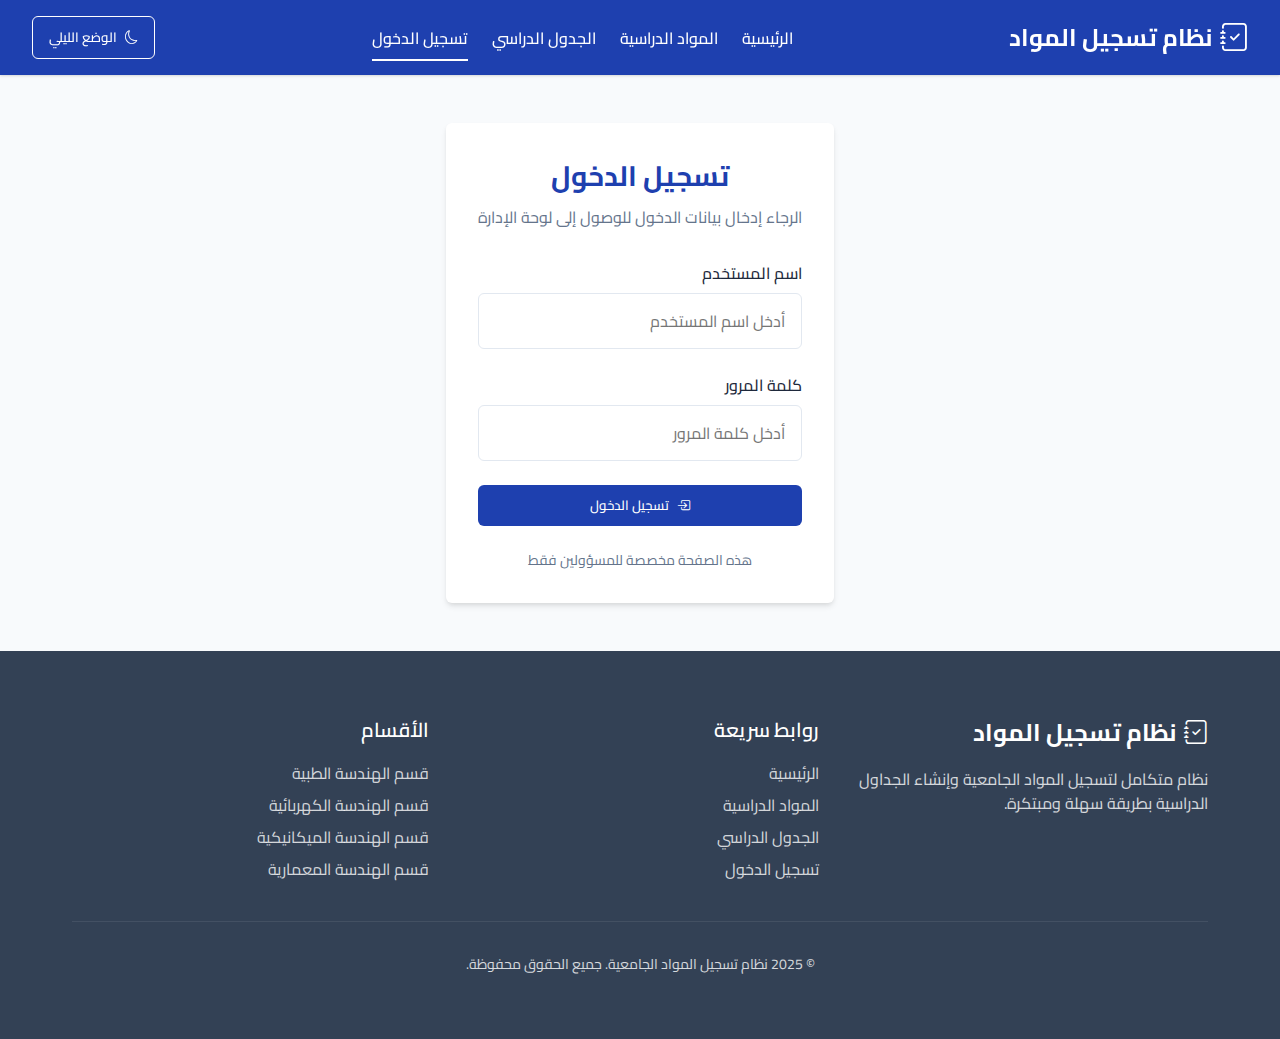
<file: pages/groups.html>
<!DOCTYPE html>
<html lang="ar" dir="rtl">
<head>
    <meta charset="UTF-8">
    <meta name="viewport" content="width=device-width, initial-scale=1.0">
    <title>إدارة المجموعات - نظام تسجيل المواد الجامعية</title>
    <link rel="stylesheet" href="../css/style.css">
    <link rel="stylesheet" href="https://cdn.jsdelivr.net/npm/bootstrap-icons@1.10.5/font/bootstrap-icons.css">
    <link rel="preconnect" href="https://fonts.googleapis.com">
    <link rel="preconnect" href="https://fonts.gstatic.com" crossorigin>
    <link href="https://fonts.googleapis.com/css2?family=Cairo:wght@400;500;600;700;800&display=swap" rel="stylesheet">
</head>
<body>
    <!-- الشريط العلوي -->
    <nav class="navbar">
        <a href="../index.html" class="navbar-brand">
            <i class="bi bi-journal-check"></i>
            نظام تسجيل المواد
        </a>
        <ul class="navbar-nav">
            <li><a href="dashboard.html" class="nav-link">لوحة التحكم</a></li>
            <li><a href="courses.html" class="nav-link">إدارة المواد</a></li>
            <li><a href="groups.html" class="nav-link active">إدارة المجموعات</a></li>
            <li><a href="users.html" class="nav-link">المستخدمين</a></li>
        </ul>
        <div class="navbar-actions">
            <div class="d-flex align-items-center gap-2">
                <span id="currentUserName" class="text-white">المسؤول</span>
                <button id="logoutButton" class="btn btn-outline" style="color: white; border-color: white;">
                    <i class="bi bi-box-arrow-right"></i>
                    <span class="d-none d-md-inline">تسجيل الخروج</span>
                </button>
            </div>
        </div>
    </nav>

    <!-- المحتوى الرئيسي -->
    <div class="container mt-4">
        <h2 class="mb-4" style="color: var(--primary-color);">إدارة المجموعات الدراسية</h2>

        <!-- زر إضافة مجموعة جديدة -->
        <div class="mb-4">
            <button id="addGroupButton" class="btn btn-primary">
                <i class="bi bi-plus-circle"></i>
                إضافة مجموعة جديدة
            </button>
        </div>

        <!-- نموذج إضافة مجموعة جديدة -->
        <div id="addGroupForm" class="card mb-4">
            <div class="card-header">
                <h3 class="card-title">إضافة مجموعة جديدة</h3>
            </div>
            <div class="card-body">
                <form id="groupForm">
                    <input type="hidden" id="groupId" name="groupId">
                    
                    <div class="row mb-3">
                        <div class="col-md-6">
                            <label for="groupCourse" class="form-label">المادة</label>
                            <select class="form-select" id="groupCourse" name="groupCourse" required>
                                <option value="">اختر المادة</option>
                                <!-- سيتم ملء هذه القائمة بواسطة JavaScript -->
                            </select>
                        </div>
                        <div class="col-md-6">
                            <label for="groupName" class="form-label">اسم المجموعة</label>
                            <input type="text" class="form-control" id="groupName" name="groupName" required>
                        </div>
                    </div>
                    
                    <div class="row mb-3">
                        <div class="col-md-6">
                            <label for="groupProfessor" class="form-label">الأستاذ</label>
                            <input type="text" class="form-control" id="groupProfessor" name="groupProfessor" required>
                        </div>
                    </div>
                    
                    <div class="row mb-3">
                        <div class="col-md-4">
                            <label for="groupDay" class="form-label">اليوم</label>
                            <select class="form-select" id="groupDay" name="groupDay" required>
                                <option value="">اختر اليوم</option>
                                <option value="السبت">السبت</option>
                                <option value="الأحد">الأحد</option>
                                <option value="الاثنين">الاثنين</option>
                                <option value="الثلاثاء">الثلاثاء</option>
                                <option value="الأربعاء">الأربعاء</option>
                                <option value="الخميس">الخميس</option>
                            </select>
                        </div>
                        <div class="col-md-4">
                            <label for="groupTime" class="form-label">الوقت</label>
                            <select class="form-select" id="groupTime" name="groupTime" required>
                                <option value="">اختر الوقت</option>
                                <option value="08:00-09:30">08:00-09:30</option>
                                <option value="09:30-11:00">09:30-11:00</option>
                                <option value="11:00-12:30">11:00-12:30</option>
                                <option value="12:30-14:00">12:30-14:00</option>
                                <option value="14:00-15:30">14:00-15:30</option>
                                <option value="15:30-17:00">15:30-17:00</option>
                            </select>
                        </div>
                        <div class="col-md-4">
                            <label for="groupRoom" class="form-label">القاعة</label>
                            <input type="text" class="form-control" id="groupRoom" name="groupRoom" required>
                        </div>
                    </div>
                    
                    <div class="d-flex justify-content-end">
                        <button type="submit" class="btn btn-primary">
                            <i class="bi bi-save"></i>
                            حفظ المجموعة
                        </button>
                    </div>
                </form>
            </div>
        </div>

        <!-- نموذج تعديل مجموعة -->
        <div id="editGroupForm" class="card mb-4" style="display: none;">
            <div class="card-header">
                <h3 class="card-title">تعديل المجموعة</h3>
            </div>
            <div class="card-body">
                <!-- نفس نموذج الإضافة، ولكن سيتم ملؤه ببيانات المجموعة المراد تعديلها -->
            </div>
        </div>

        <!-- قائمة المجموعات -->
        <div class="card mb-4">
            <div class="card-header">
                <h3 class="card-title">قائمة المجموعات الدراسية</h3>
            </div>
            <div class="card-body">
                <div class="table-container">
                    <table class="table">
                        <thead>
                            <tr>
                                <th>الرقم</th>
                                <th>المادة</th>
                                <th>المجموعة</th>
                                <th>الأستاذ</th>
                                <th>الموعد</th>
                                <th>القاعة</th>
                                <th>الإجراءات</th>
                            </tr>
                        </thead>
                        <tbody id="adminGroupsList">
                            <!-- سيتم ملء هذا الجدول بواسطة JavaScript -->
                        </tbody>
                    </table>
                </div>
            </div>
        </div>
    </div>

    <!-- تذييل الصفحة -->
    <footer class="footer mt-5">
        <div class="container">
            <div class="footer-content">
                <div class="footer-brand">
                    <div class="footer-brand-title">
                        <i class="bi bi-journal-check"></i>
                        نظام تسجيل المواد
                    </div>
                    <p class="footer-brand-description">
                        نظام متكامل لتسجيل المواد الجامعية وإنشاء الجداول الدراسية بطريقة سهلة ومبتكرة.
                    </p>
                </div>
                <div class="footer-links">
                    <h3 class="footer-links-title">روابط الإدارة</h3>
                    <a href="dashboard.html" class="footer-link">لوحة التحكم</a>
                    <a href="courses.html" class="footer-link">إدارة المواد</a>
                    <a href="groups.html" class="footer-link">إدارة المجموعات</a>
                    <a href="users.html" class="footer-link">المستخدمين</a>
                </div>
                <div class="footer-links">
                    <h3 class="footer-links-title">روابط سريعة</h3>
                    <a href="../index.html" class="footer-link">الصفحة الرئيسية</a>
                    <a href="../courses.html" class="footer-link">المواد الدراسية</a>
                    <a href="../schedule.html" class="footer-link">الجدول الدراسي</a>
                </div>
            </div>
            <div class="footer-bottom">
                &copy; 2025 نظام تسجيل المواد الجامعية. جميع الحقوق محفوظة.
            </div>
        </div>
    </footer>

    <!-- ملفات JavaScript -->
    <script src="../js/data.js"></script>
    <script src="../js/auth.js"></script>
    <script src="../js/admin.js"></script>
</body>
</html>
</file>
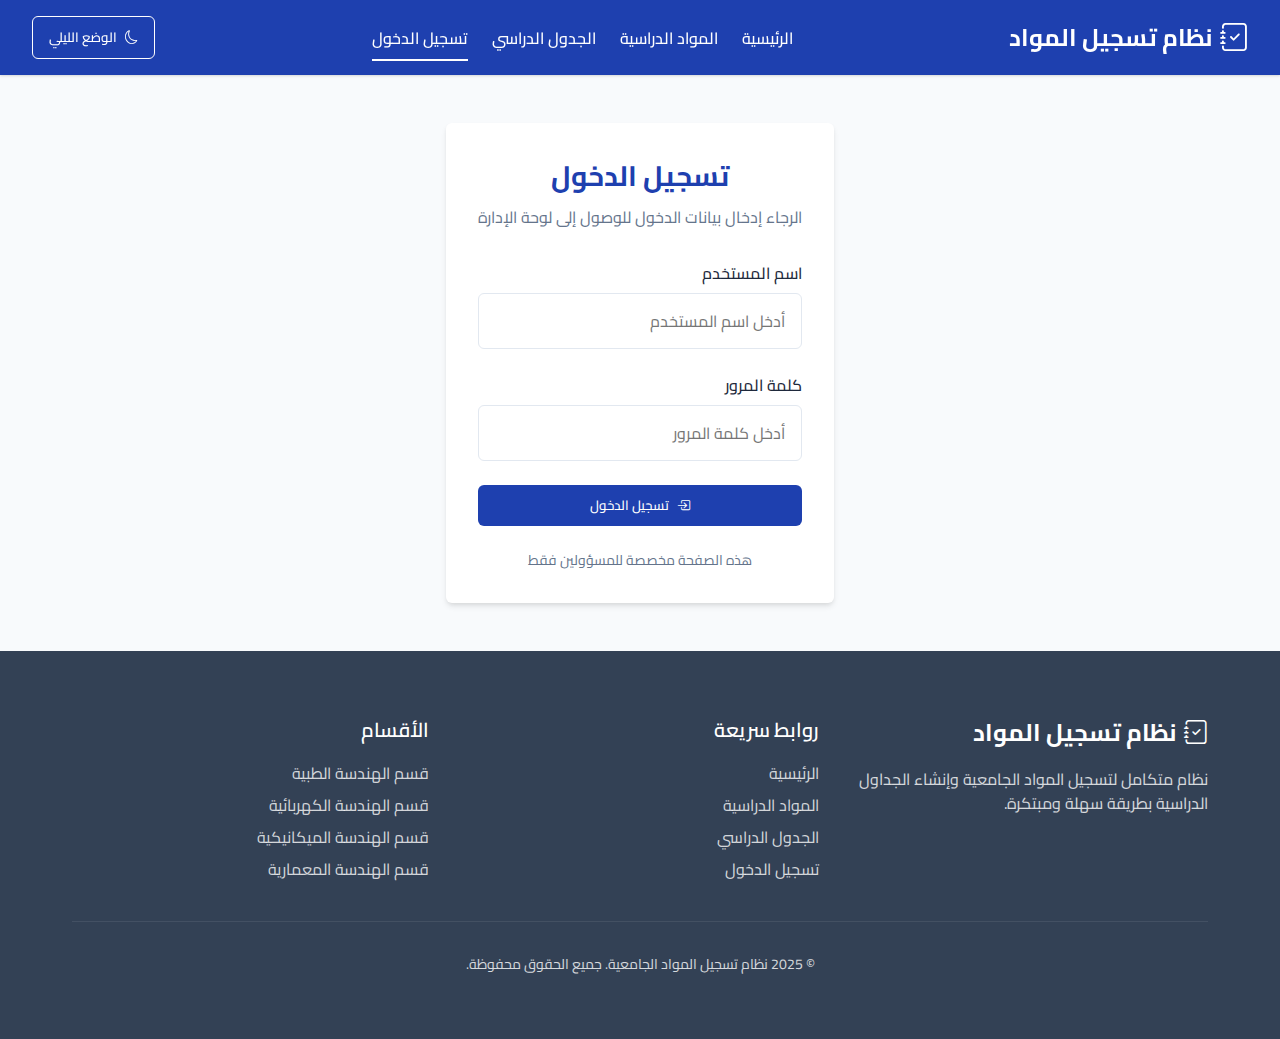
<file: pages/users.html>
<!DOCTYPE html>
<html lang="ar" dir="rtl">
<head>
    <meta charset="UTF-8">
    <meta name="viewport" content="width=device-width, initial-scale=1.0">
    <title>إدارة المستخدمين - نظام تسجيل المواد الجامعية</title>
    <link rel="stylesheet" href="../css/style.css">
    <link rel="stylesheet" href="https://cdn.jsdelivr.net/npm/bootstrap-icons@1.10.5/font/bootstrap-icons.css">
    <link rel="preconnect" href="https://fonts.googleapis.com">
    <link rel="preconnect" href="https://fonts.gstatic.com" crossorigin>
    <link href="https://fonts.googleapis.com/css2?family=Cairo:wght@400;500;600;700;800&display=swap" rel="stylesheet">
</head>
<body>
    <!-- الشريط العلوي -->
    <nav class="navbar">
        <a href="../index.html" class="navbar-brand">
            <i class="bi bi-journal-check"></i>
            نظام تسجيل المواد
        </a>
        <ul class="navbar-nav">
            <li><a href="dashboard.html" class="nav-link">لوحة التحكم</a></li>
            <li><a href="courses.html" class="nav-link">إدارة المواد</a></li>
            <li><a href="groups.html" class="nav-link">إدارة المجموعات</a></li>
            <li><a href="users.html" class="nav-link active">المستخدمين</a></li>
        </ul>
        <div class="navbar-actions">
            <div class="d-flex align-items-center gap-2">
                <span id="currentUserName" class="text-white">المسؤول</span>
                <button id="logoutButton" class="btn btn-outline" style="color: white; border-color: white;">
                    <i class="bi bi-box-arrow-right"></i>
                    <span class="d-none d-md-inline">تسجيل الخروج</span>
                </button>
            </div>
        </div>
    </nav>

    <!-- المحتوى الرئيسي -->
    <div class="container mt-4">
        <h2 class="mb-4" style="color: var(--primary-color);">إدارة المستخدمين</h2>

        <!-- زر إضافة مستخدم جديد -->
        <div class="mb-4">
            <button id="addUserButton" class="btn btn-primary">
                <i class="bi bi-plus-circle"></i>
                إضافة مستخدم جديد
            </button>
        </div>

        <!-- نموذج إضافة مستخدم جديد -->
        <div id="addUserForm" class="card mb-4">
            <div class="card-header">
                <h3 class="card-title">إضافة مستخدم جديد</h3>
            </div>
            <div class="card-body">
                <form id="userForm">
                    <input type="hidden" id="userId" name="userId">
                    
                    <div class="row mb-3">
                        <div class="col-md-6">
                            <label for="userName" class="form-label">الاسم الكامل</label>
                            <input type="text" class="form-control" id="userName" name="userName" required>
                        </div>
                        <div class="col-md-6">
                            <label for="userUsername" class="form-label">اسم المستخدم</label>
                            <input type="text" class="form-control" id="userUsername" name="userUsername" required>
                        </div>
                    </div>
                    
                    <div class="row mb-3">
                        <div class="col-md-6">
                            <label for="userEmail" class="form-label">البريد الإلكتروني</label>
                            <input type="email" class="form-control" id="userEmail" name="userEmail" required>
                        </div>
                        <div class="col-md-6">
                            <label for="userPassword" class="form-label">كلمة المرور</label>
                            <input type="password" class="form-control" id="userPassword" name="userPassword">
                            <small class="text-muted">اتركها فارغة للاحتفاظ بكلمة المرور الحالية عند التعديل</small>
                        </div>
                    </div>
                    
                    <div class="d-flex justify-content-end">
                        <button type="submit" class="btn btn-primary">
                            <i class="bi bi-save"></i>
                            حفظ المستخدم
                        </button>
                    </div>
                </form>
            </div>
        </div>

        <!-- نموذج تعديل مستخدم -->
        <div id="editUserForm" class="card mb-4" style="display: none;">
            <div class="card-header">
                <h3 class="card-title">تعديل المستخدم</h3>
            </div>
            <div class="card-body">
                <!-- نفس نموذج الإضافة، ولكن سيتم ملؤه ببيانات المستخدم المراد تعديله -->
            </div>
        </div>

        <!-- قائمة المستخدمين -->
        <div class="card mb-4">
            <div class="card-header">
                <h3 class="card-title">قائمة المستخدمين</h3>
            </div>
            <div class="card-body">
                <div class="table-container">
                    <table class="table">
                        <thead>
                            <tr>
                                <th>الرقم</th>
                                <th>اسم المستخدم</th>
                                <th>الاسم الكامل</th>
                                <th>البريد الإلكتروني</th>
                                <th>الإجراءات</th>
                            </tr>
                        </thead>
                        <tbody id="adminUsersList">
                            <!-- سيتم ملء هذا الجدول بواسطة JavaScript -->
                        </tbody>
                    </table>
                </div>
            </div>
        </div>
    </div>

    <!-- تذييل الصفحة -->
    <footer class="footer mt-5">
        <div class="container">
            <div class="footer-content">
                <div class="footer-brand">
                    <div class="footer-brand-title">
                        <i class="bi bi-journal-check"></i>
                        نظام تسجيل المواد
                    </div>
                    <p class="footer-brand-description">
                        نظام متكامل لتسجيل المواد الجامعية وإنشاء الجداول الدراسية بطريقة سهلة ومبتكرة.
                    </p>
                </div>
                <div class="footer-links">
                    <h3 class="footer-links-title">روابط الإدارة</h3>
                    <a href="dashboard.html" class="footer-link">لوحة التحكم</a>
                    <a href="courses.html" class="footer-link">إدارة المواد</a>
                    <a href="groups.html" class="footer-link">إدارة المجموعات</a>
                    <a href="users.html" class="footer-link">المستخدمين</a>
                </div>
                <div class="footer-links">
                    <h3 class="footer-links-title">روابط سريعة</h3>
                    <a href="../index.html" class="footer-link">الصفحة الرئيسية</a>
                    <a href="../courses.html" class="footer-link">المواد الدراسية</a>
                    <a href="../schedule.html" class="footer-link">الجدول الدراسي</a>
                </div>
            </div>
            <div class="footer-bottom">
                &copy; 2025 نظام تسجيل المواد الجامعية. جميع الحقوق محفوظة.
            </div>
        </div>
    </footer>

    <!-- ملفات JavaScript -->
    <script src="../js/data.js"></script>
    <script src="../js/auth.js"></script>
    <script src="../js/admin.js"></script>
</body>
</html>
</file>
<file: css/style.css>
/* ===== المتغيرات العامة ===== */
:root {
  --primary-color: #1e40af;
  --primary-light: #3b82f6;
  --primary-dark: #1e3a8a;
  --secondary-color: #64748b;
  --secondary-light: #94a3b8;
  --secondary-dark: #334155;
  --success-color: #10b981;
  --warning-color: #f59e0b;
  --danger-color: #ef4444;
  --info-color: #3b82f6;
  --background-color: #f8fafc;
  --card-color: #ffffff;
  --text-color: #1e293b;
  --text-light: #64748b;
  --border-color: #e2e8f0;
  --shadow-sm: 0 1px 2px 0 rgba(0, 0, 0, 0.05);
  --shadow: 0 1px 3px 0 rgba(0, 0, 0, 0.1), 0 1px 2px 0 rgba(0, 0, 0, 0.06);
  --shadow-md: 0 4px 6px -1px rgba(0, 0, 0, 0.1), 0 2px 4px -1px rgba(0, 0, 0, 0.06);
  --shadow-lg: 0 10px 15px -3px rgba(0, 0, 0, 0.1), 0 4px 6px -2px rgba(0, 0, 0, 0.05);
  --border-radius: 0.375rem;
  --transition: all 0.3s ease;
  --font-family: 'Cairo', 'Tajawal', 'Almarai', sans-serif;
}

/* ===== إعادة ضبط عامة ===== */
* {
  margin: 0;
  padding: 0;
  box-sizing: border-box;
}

html {
  font-size: 16px;
  scroll-behavior: smooth;
}

body {
  font-family: var(--font-family);
  background-color: var(--background-color);
  color: var(--text-color);
  line-height: 1.5;
  direction: rtl;
  min-height: 100vh;
  display: flex;
  flex-direction: column;
}

a {
  color: var(--primary-color);
  text-decoration: none;
  transition: var(--transition);
}

a:hover {
  color: var(--primary-light);
}

ul {
  list-style: none;
}

img {
  max-width: 100%;
  height: auto;
}

/* ===== الشريط العلوي ===== */
.navbar {
  background-color: var(--primary-color);
  color: white;
  padding: 1rem 2rem;
  display: flex;
  justify-content: space-between;
  align-items: center;
  box-shadow: var(--shadow);
  position: sticky;
  top: 0;
  z-index: 100;
}

.navbar-brand {
  font-size: 1.5rem;
  font-weight: 700;
  color: white;
  display: flex;
  align-items: center;
  gap: 0.5rem;
}

.navbar-brand i {
  font-size: 1.75rem;
}

.navbar-nav {
  display: flex;
  gap: 1.5rem;
}

.nav-link {
  color: white;
  font-weight: 500;
  padding: 0.5rem 0;
  position: relative;
}

.nav-link:hover {
  color: rgba(255, 255, 255, 0.9);
}

.nav-link::after {
  content: '';
  position: absolute;
  bottom: 0;
  left: 0;
  right: 0;
  height: 2px;
  background-color: white;
  transform: scaleX(0);
  transition: transform 0.3s ease;
}

.nav-link:hover::after,
.nav-link.active::after {
  transform: scaleX(1);
}

.navbar-actions {
  display: flex;
  gap: 1rem;
  align-items: center;
}

/* ===== الحاويات ===== */
.container {
  width: 100%;
  max-width: 1200px;
  margin: 0 auto;
  padding: 2rem;
}

.row {
  display: flex;
  flex-wrap: wrap;
  margin: -0.5rem;
}

.col {
  flex: 1 0 0%;
  padding: 0.5rem;
}

.col-md-6 {
  flex: 0 0 50%;
  max-width: 50%;
  padding: 0.5rem;
}

.col-sm-12 {
  flex: 0 0 100%;
  max-width: 100%;
  padding: 0.5rem;
}

/* ===== البطاقات ===== */
.card {
  background-color: var(--card-color);
  border-radius: var(--border-radius);
  box-shadow: var(--shadow);
  padding: 1.5rem;
  margin-bottom: 1.5rem;
  transition: var(--transition);
}

.card:hover {
  box-shadow: var(--shadow-md);
}

.card-header {
  display: flex;
  justify-content: space-between;
  align-items: center;
  margin-bottom: 1rem;
}

.card-title {
  font-size: 1.25rem;
  font-weight: 700;
  color: var(--primary-color);
}

.card-body {
  margin-bottom: 1rem;
}

.card-footer {
  display: flex;
  justify-content: flex-end;
  gap: 0.5rem;
  padding-top: 1rem;
  border-top: 1px solid var(--border-color);
}

/* ===== الأزرار ===== */
.btn {
  display: inline-flex;
  align-items: center;
  justify-content: center;
  gap: 0.5rem;
  padding: 0.5rem 1rem;
  border-radius: var(--border-radius);
  font-weight: 500;
  cursor: pointer;
  transition: var(--transition);
  border: none;
  outline: none;
  font-family: var(--font-family);
}

.btn-primary {
  background-color: var(--primary-color);
  color: white;
}

.btn-primary:hover {
  background-color: var(--primary-dark);
}

.btn-secondary {
  background-color: var(--secondary-color);
  color: white;
}

.btn-secondary:hover {
  background-color: var(--secondary-dark);
}

.btn-success {
  background-color: var(--success-color);
  color: white;
}

.btn-success:hover {
  background-color: #0ca678;
}

.btn-danger {
  background-color: var(--danger-color);
  color: white;
}

.btn-danger:hover {
  background-color: #dc2626;
}

.btn-outline {
  background-color: transparent;
  border: 1px solid var(--primary-color);
  color: var(--primary-color);
}

.btn-outline:hover {
  background-color: var(--primary-color);
  color: white;
}

.btn-sm {
  padding: 0.25rem 0.5rem;
  font-size: 0.875rem;
}

.btn-lg {
  padding: 0.75rem 1.5rem;
  font-size: 1.125rem;
}

/* ===== النماذج ===== */
.form-group {
  margin-bottom: 1.5rem;
}

.form-label {
  display: block;
  margin-bottom: 0.5rem;
  font-weight: 500;
}

.form-control {
  width: 100%;
  padding: 0.75rem 1rem;
  border: 1px solid var(--border-color);
  border-radius: var(--border-radius);
  font-family: var(--font-family);
  font-size: 1rem;
  transition: var(--transition);
}

.form-control:focus {
  border-color: var(--primary-color);
  outline: none;
  box-shadow: 0 0 0 3px rgba(59, 130, 246, 0.25);
}

.form-select {
  width: 100%;
  padding: 0.75rem 1rem;
  border: 1px solid var(--border-color);
  border-radius: var(--border-radius);
  font-family: var(--font-family);
  font-size: 1rem;
  transition: var(--transition);
  appearance: none;
  background-image: url("data:image/svg+xml,%3Csvg xmlns='http://www.w3.org/2000/svg' fill='none' viewBox='0 0 24 24' stroke='%231e293b'%3E%3Cpath stroke-linecap='round' stroke-linejoin='round' stroke-width='2' d='M19 9l-7 7-7-7'%3E%3C/path%3E%3C/svg%3E");
  background-repeat: no-repeat;
  background-position: left 1rem center;
  background-size: 1rem;
}

.form-select:focus {
  border-color: var(--primary-color);
  outline: none;
  box-shadow: 0 0 0 3px rgba(59, 130, 246, 0.25);
}

/* ===== الجداول ===== */
.table-container {
  overflow-x: auto;
  margin-bottom: 1.5rem;
}

.table {
  width: 100%;
  border-collapse: collapse;
}

.table th,
.table td {
  padding: 0.75rem 1rem;
  text-align: right;
  border-bottom: 1px solid var(--border-color);
}

.table th {
  font-weight: 700;
  background-color: rgba(59, 130, 246, 0.1);
  color: var(--primary-color);
}

.table tr:hover {
  background-color: rgba(59, 130, 246, 0.05);
}

/* ===== الإحصائيات ===== */
.stats-grid {
  display: grid;
  grid-template-columns: repeat(auto-fit, minmax(250px, 1fr));
  gap: 1.5rem;
  margin-bottom: 2rem;
}

.stat-card {
  background-color: var(--card-color);
  border-radius: var(--border-radius);
  box-shadow: var(--shadow);
  padding: 1.5rem;
  display: flex;
  align-items: center;
  gap: 1rem;
  transition: var(--transition);
}

.stat-card:hover {
  transform: translateY(-5px);
  box-shadow: var(--shadow-md);
}

.stat-icon {
  width: 3rem;
  height: 3rem;
  border-radius: 50%;
  background-color: rgba(59, 130, 246, 0.1);
  display: flex;
  align-items: center;
  justify-content: center;
  color: var(--primary-color);
  font-size: 1.5rem;
}

.stat-content {
  flex: 1;
}

.stat-value {
  font-size: 1.75rem;
  font-weight: 700;
  color: var(--primary-color);
  margin-bottom: 0.25rem;
}

.stat-label {
  color: var(--text-light);
  font-size: 0.875rem;
}

/* ===== الرسائل والتنبيهات ===== */
.alert {
  padding: 1rem;
  border-radius: var(--border-radius);
  margin-bottom: 1.5rem;
  display: flex;
  align-items: center;
  gap: 0.75rem;
}

.alert-success {
  background-color: rgba(16, 185, 129, 0.1);
  border: 1px solid rgba(16, 185, 129, 0.25);
  color: var(--success-color);
}

.alert-warning {
  background-color: rgba(245, 158, 11, 0.1);
  border: 1px solid rgba(245, 158, 11, 0.25);
  color: var(--warning-color);
}

.alert-danger {
  background-color: rgba(239, 68, 68, 0.1);
  border: 1px solid rgba(239, 68, 68, 0.25);
  color: var(--danger-color);
}

.alert-info {
  background-color: rgba(59, 130, 246, 0.1);
  border: 1px solid rgba(59, 130, 246, 0.25);
  color: var(--info-color);
}

/* ===== الشعارات والمؤشرات ===== */
.badge {
  display: inline-flex;
  align-items: center;
  justify-content: center;
  padding: 0.25rem 0.5rem;
  border-radius: 9999px;
  font-size: 0.75rem;
  font-weight: 600;
}

.badge-primary {
  background-color: var(--primary-color);
  color: white;
}

.badge-secondary {
  background-color: var(--secondary-color);
  color: white;
}

.badge-success {
  background-color: var(--success-color);
  color: white;
}

.badge-warning {
  background-color: var(--warning-color);
  color: white;
}

.badge-danger {
  background-color: var(--danger-color);
  color: white;
}

/* ===== الصفحة الرئيسية ===== */
.hero {
  background: linear-gradient(135deg, var(--primary-color), var(--primary-dark));
  color: white;
  padding: 4rem 2rem;
  text-align: center;
  margin-bottom: 3rem;
}

.hero-title {
  font-size: 2.5rem;
  font-weight: 800;
  margin-bottom: 1rem;
}

.hero-subtitle {
  font-size: 1.25rem;
  margin-bottom: 2rem;
  opacity: 0.9;
}

.hero-actions {
  display: flex;
  justify-content: center;
  gap: 1rem;
}

.features {
  margin-bottom: 3rem;
}

.features-title {
  text-align: center;
  font-size: 2rem;
  font-weight: 700;
  margin-bottom: 2rem;
  color: var(--primary-color);
}

.features-grid {
  display: grid;
  grid-template-columns: repeat(auto-fit, minmax(300px, 1fr));
  gap: 2rem;
}

.feature-card {
  background-color: var(--card-color);
  border-radius: var(--border-radius);
  box-shadow: var(--shadow);
  padding: 2rem;
  text-align: center;
  transition: var(--transition);
}

.feature-card:hover {
  transform: translateY(-10px);
  box-shadow: var(--shadow-lg);
}

.feature-icon {
  width: 4rem;
  height: 4rem;
  border-radius: 50%;
  background-color: rgba(59, 130, 246, 0.1);
  display: flex;
  align-items: center;
  justify-content: center;
  margin: 0 auto 1.5rem;
  color: var(--primary-color);
  font-size: 2rem;
}

.feature-title {
  font-size: 1.25rem;
  font-weight: 700;
  margin-bottom: 1rem;
  color: var(--primary-color);
}

.feature-description {
  color: var(--text-light);
}

/* ===== صفحة تسجيل الدخول ===== */
.login-container {
  max-width: 500px;
  margin: 3rem auto;
}

.login-card {
  background-color: var(--card-color);
  border-radius: var(--border-radius);
  box-shadow: var(--shadow-md);
  padding: 2rem;
}

.login-header {
  text-align: center;
  margin-bottom: 2rem;
}

.login-title {
  font-size: 1.75rem;
  font-weight: 700;
  color: var(--primary-color);
  margin-bottom: 0.5rem;
}

.login-subtitle {
  color: var(--text-light);
}

.login-form {
  margin-bottom: 1.5rem;
}

.login-footer {
  text-align: center;
  color: var(--text-light);
  font-size: 0.875rem;
}

/* ===== تذييل الصفحة ===== */
.footer {
  background-color: var(--secondary-dark);
  color: white;
  padding: 2rem;
  margin-top: auto;
}

.footer-content {
  display: flex;
  flex-wrap: wrap;
  justify-content: space-between;
  gap: 2rem;
}

.footer-brand {
  flex: 1;
  min-width: 250px;
}

.footer-brand-title {
  font-size: 1.5rem;
  font-weight: 700;
  margin-bottom: 1rem;
  display: flex;
  align-items: center;
  gap: 0.5rem;
}

.footer-brand-description {
  opacity: 0.8;
  margin-bottom: 1rem;
}

.footer-links {
  flex: 1;
  min-width: 150px;
}

.footer-links-title {
  font-size: 1.25rem;
  font-weight: 600;
  margin-bottom: 1rem;
}

.footer-link {
  display: block;
  color: rgba(255, 255, 255, 0.8);
  margin-bottom: 0.5rem;
  transition: var(--transition);
}

.footer-link:hover {
  color: white;
  transform: translateX(-5px);
}

.footer-bottom {
  text-align: center;
  padding-top: 2rem;
  margin-top: 2rem;
  border-top: 1px solid rgba(255, 255, 255, 0.1);
  opacity: 0.8;
  font-size: 0.875rem;
}

/* ===== التصميم المتجاوب ===== */
@media (max-width: 768px) {
  .navbar {
    padding: 1rem;
  }
  
  .navbar-nav {
    gap: 1rem;
  }
  
  .container {
    padding: 1rem;
  }
  
  .hero {
    padding: 3rem 1rem;
  }
  
  .hero-title {
    font-size: 2rem;
  }
  
  .col-md-6 {
    flex: 0 0 100%;
    max-width: 100%;
  }
  
  .stats-grid {
    grid-template-columns: repeat(auto-fit, minmax(200px, 1fr));
  }
}

@media (max-width: 576px) {
  .navbar-brand {
    font-size: 1.25rem;
  }
  
  .navbar-nav {
    display: none;
  }
  
  .hero-title {
    font-size: 1.75rem;
  }
  
  .hero-subtitle {
    font-size: 1rem;
  }
  
  .features-title {
    font-size: 1.5rem;
  }
  
  .footer-content {
    flex-direction: column;
    gap: 1.5rem;
  }
}

/* ===== الأنيميشن ===== */
@keyframes fadeIn {
  from {
    opacity: 0;
    transform: translateY(20px);
  }
  to {
    opacity: 1;
    transform: translateY(0);
  }
}

.fade-in {
  animation: fadeIn 0.5s ease-out;
}

@keyframes pulse {
  0% {
    transform: scale(1);
  }
  50% {
    transform: scale(1.05);
  }
  100% {
    transform: scale(1);
  }
}

.pulse {
  animation: pulse 2s infinite;
}

/* ===== المساعدة ===== */
.text-center {
  text-align: center;
}

.text-right {
  text-align: right;
}

.text-left {
  text-align: left;
}

.text-muted {
  color: var(--text-light);
}

.mb-1 {
  margin-bottom: 0.25rem;
}

.mb-2 {
  margin-bottom: 0.5rem;
}

.mb-3 {
  margin-bottom: 1rem;
}

.mb-4 {
  margin-bottom: 1.5rem;
}

.mb-5 {
  margin-bottom: 3rem;
}

.mt-1 {
  margin-top: 0.25rem;
}

.mt-2 {
  margin-top: 0.5rem;
}

.mt-3 {
  margin-top: 1rem;
}

.mt-4 {
  margin-top: 1.5rem;
}

.mt-5 {
  margin-top: 3rem;
}

.d-flex {
  display: flex;
}

.align-items-center {
  align-items: center;
}

.justify-content-between {
  justify-content: space-between;
}

.justify-content-center {
  justify-content: center;
}

.gap-1 {
  gap: 0.25rem;
}

.gap-2 {
  gap: 0.5rem;
}

.gap-3 {
  gap: 1rem;
}

.w-100 {
  width: 100%;
}

.h-100 {
  height: 100%;
}
</file>
